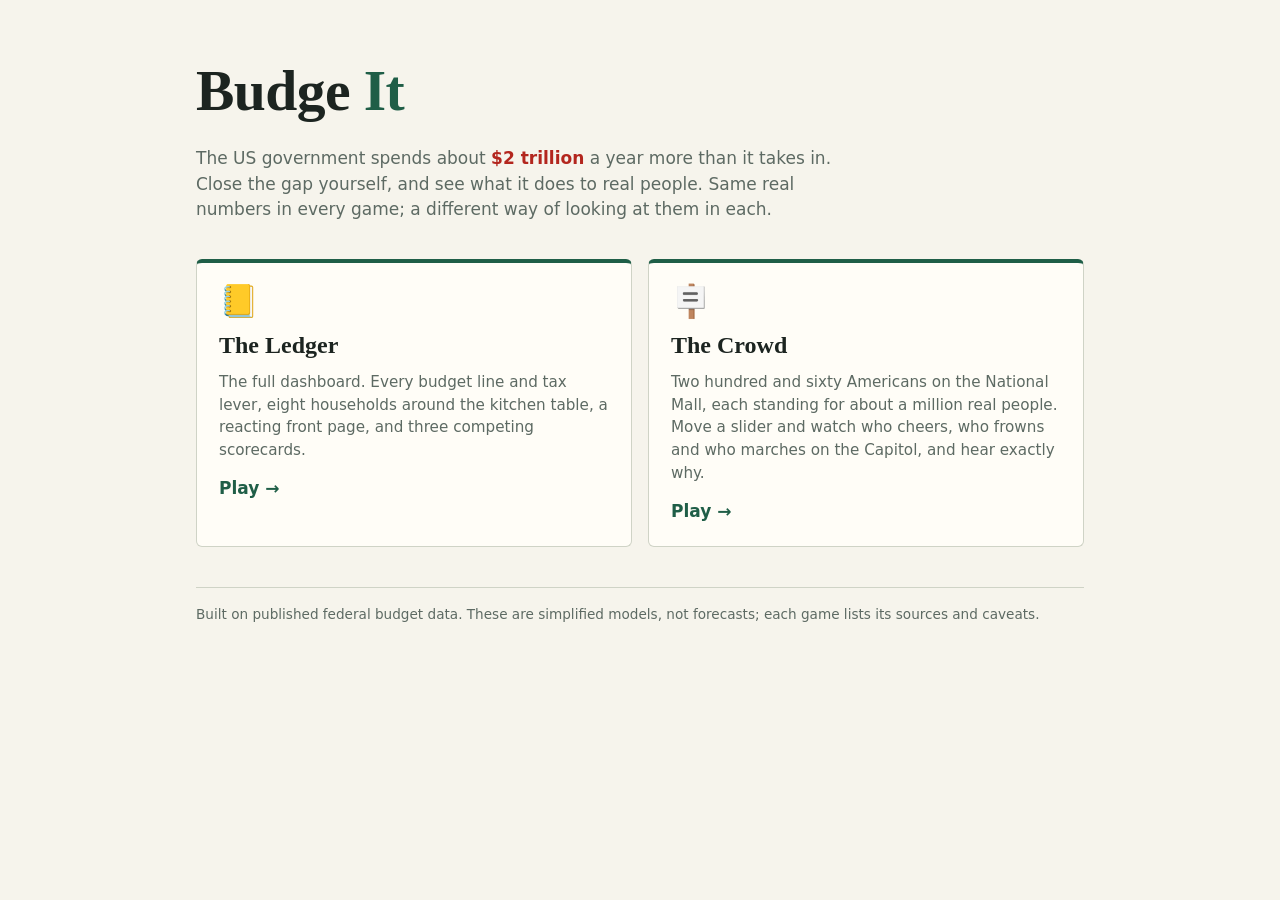
<file: index.html>
<!DOCTYPE html>
<html lang="en">
<head>
  <meta charset="utf-8">
  <meta name="viewport" content="width=device-width, initial-scale=1">
  <title>Budge It</title>
  <meta name="description" content="Browser games about balancing the US federal budget, built on real numbers.">
  <link rel="icon" href="icons/favicon.svg" type="image/svg+xml">
  <link rel="icon" href="icons/favicon-48.png" sizes="48x48" type="image/png">
  <link rel="apple-touch-icon" href="icons/apple-touch-icon.png">
  <link rel="manifest" href="manifest.webmanifest">
  <meta name="apple-mobile-web-app-title" content="Budge It">
  <meta name="theme-color" content="#1f5e47">
  <style>
    :root {
      --paper: #f6f4ec; --card: #fffdf7; --ink: #1c2420; --muted: #5d6a63;
      --rule: #cfd3c6; --green: #1f5e47; --red: #b3261e;
    }
    @media (prefers-color-scheme: dark) {
      :root {
        --paper: #121815; --card: #1a221e; --ink: #e9ece4; --muted: #9aa69f;
        --rule: #34403a; --green: #6fc7a3; --red: #f0766c;
      }
    }
    * { box-sizing: border-box; }
    body {
      margin: 0; background: var(--paper); color: var(--ink);
      font: 17px/1.5 "Segoe UI", system-ui, -apple-system, sans-serif;
    }
    main { max-width: 920px; margin: 0 auto; padding: 48px 16px 64px; }
    h1, h2 { font-family: "Bodoni MT", Didot, Georgia, serif; margin: 0; }
    h1 { font-size: clamp(2.4rem, 7vw, 3.6rem); letter-spacing: -0.01em; }
    h1 span { color: var(--green); }
    .lede { max-width: 60ch; color: var(--muted); margin: 12px 0 0; }
    .deficit { color: var(--red); font-weight: 600; white-space: nowrap; }
    .games {
      display: grid; gap: 16px; margin-top: 36px; padding: 0; list-style: none;
      grid-template-columns: repeat(auto-fit, minmax(260px, 1fr));
    }
    .games a {
      display: block; height: 100%; padding: 22px; border: 1px solid var(--rule);
      border-top: 4px solid var(--green); border-radius: 6px; background: var(--card);
      color: inherit; text-decoration: none;
    }
    .games a:hover, .games a:focus-visible { border-color: var(--green); outline: none; }
    .games .icon { font-size: 2rem; line-height: 1; }
    .games h2 { font-size: 1.5rem; margin-top: 10px; }
    .games p { margin: 8px 0 0; color: var(--muted); font-size: 0.95rem; }
    .games .go { display: inline-block; margin-top: 14px; color: var(--green); font-weight: 600; }
    footer { margin-top: 40px; color: var(--muted); font-size: 0.85rem; border-top: 1px solid var(--rule); padding-top: 16px; }
  </style>
</head>
<body>
  <main>
    <h1>Budge <span>It</span></h1>
    <p class="lede">
      The US government spends about <span class="deficit">$2 trillion</span> a year more than it
      takes in. Close the gap yourself, and see what it does to real people. Same real
      numbers in every game; a different way of looking at them in each.
    </p>

    <ul class="games">
      <li>
        <a href="games/ledger/index.html">
          <div class="icon" aria-hidden="true">📒</div>
          <h2>The Ledger</h2>
          <p>The full dashboard. Every budget line and tax lever, eight households around the
            kitchen table, a reacting front page, and three competing scorecards.</p>
          <span class="go">Play &rarr;</span>
        </a>
      </li>
      <li>
        <a href="games/crowd/index.html">
          <div class="icon" aria-hidden="true">🪧</div>
          <h2>The Crowd</h2>
          <p>Two hundred and sixty Americans on the National Mall, each standing for about a
            million real people. Move a slider and watch who cheers, who frowns and who
            marches on the Capitol, and hear exactly why.</p>
          <span class="go">Play &rarr;</span>
        </a>
      </li>
    </ul>

    <footer>
      Built on published federal budget data. These are simplified models, not forecasts;
      each game lists its sources and caveats.
    </footer>
  </main>
</body>
</html>
</file>
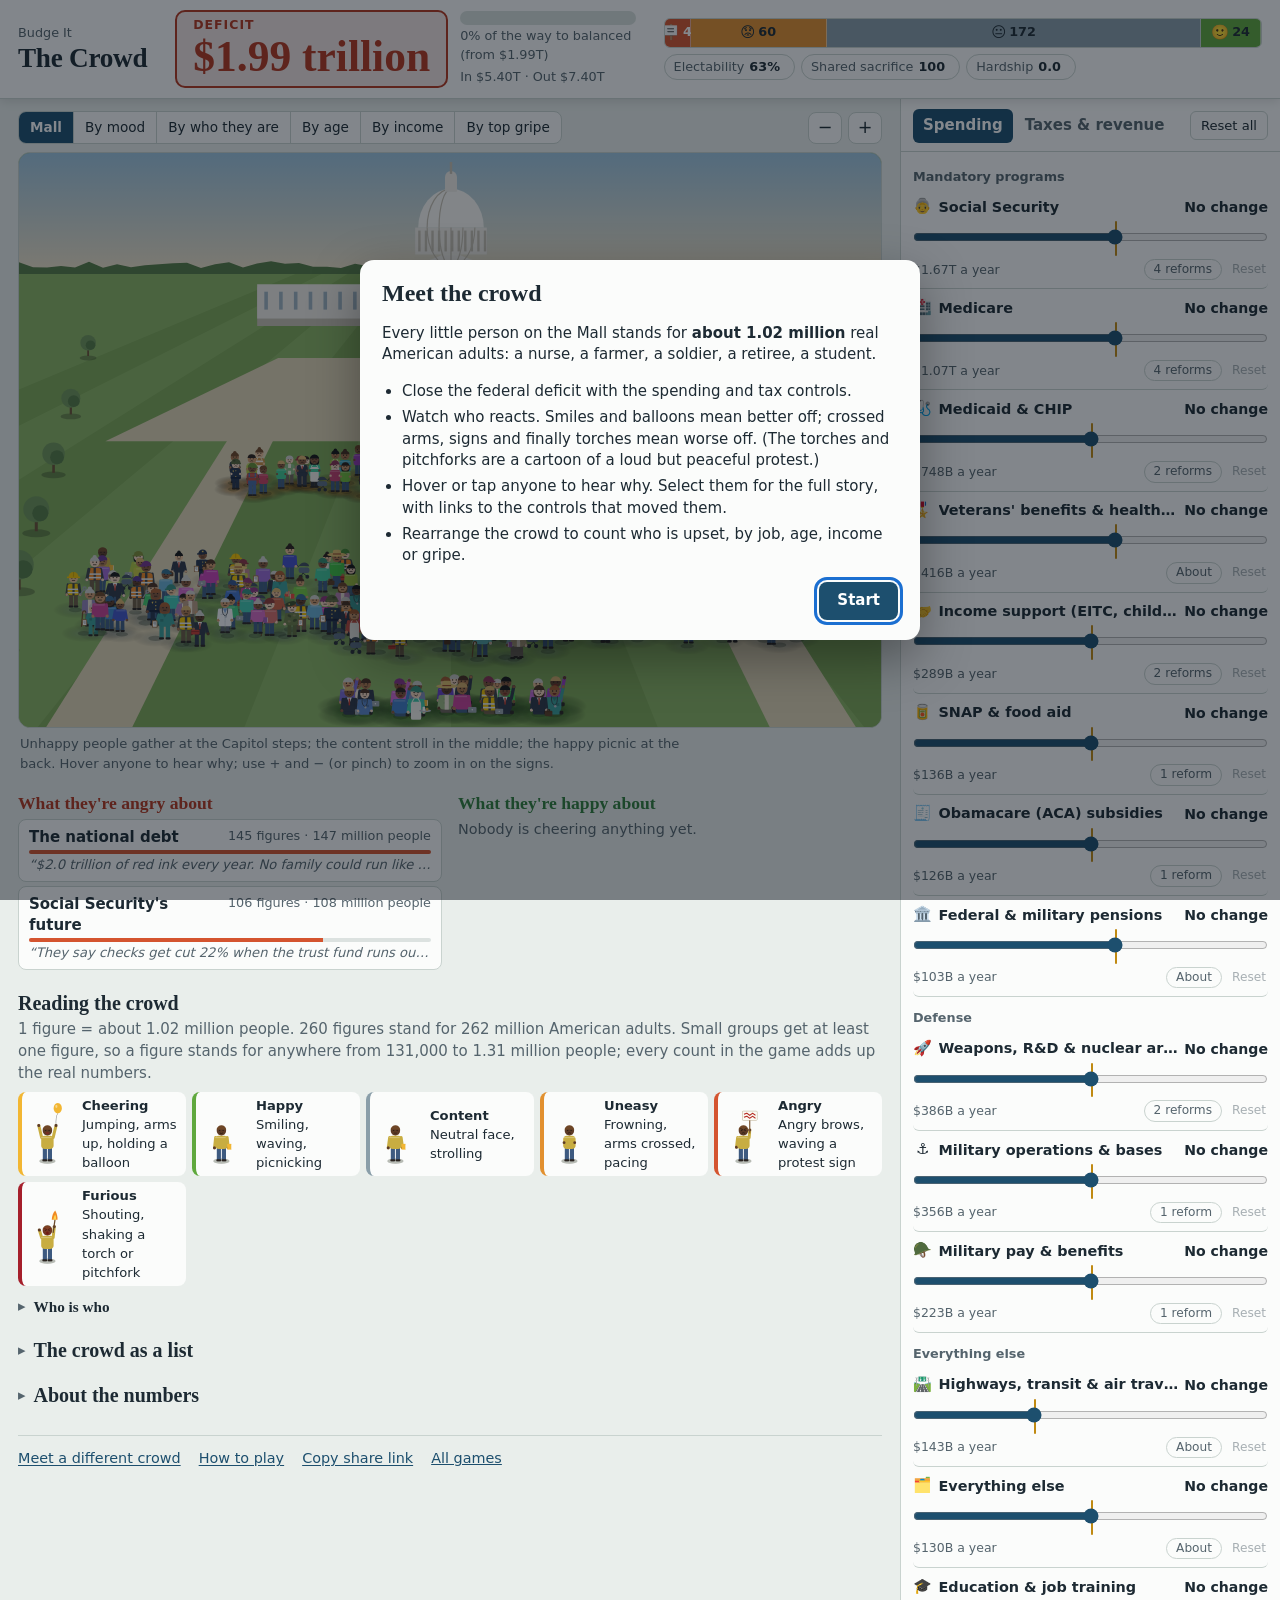
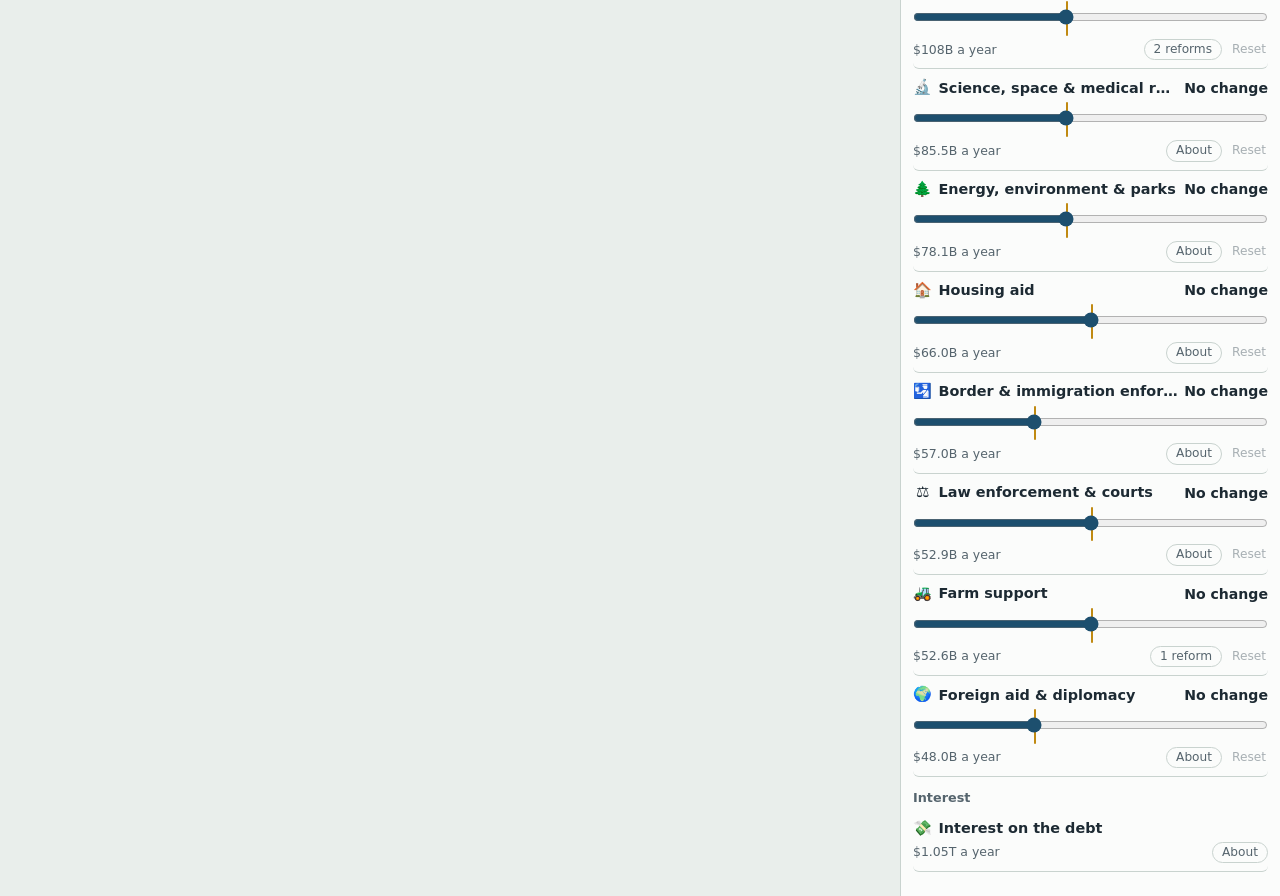
<file: games/crowd/index.html>
<!DOCTYPE html>
<html lang="en">
<head>
  <meta charset="utf-8">
  <meta name="viewport" content="width=device-width, initial-scale=1">
  <title>The Crowd - Budge It</title>
  <meta name="description" content="Balance the US federal budget and watch a crowd of Americans react on the National Mall.">
  <meta name="color-scheme" content="light dark">
  <link rel="icon" href="../../icons/favicon.svg" type="image/svg+xml">
  <link rel="icon" href="../../icons/favicon-48.png" sizes="48x48" type="image/png">
  <link rel="apple-touch-icon" href="../../icons/apple-touch-icon.png">
  <link rel="manifest" href="../../manifest.webmanifest">
  <meta name="apple-mobile-web-app-title" content="Budge It">
  <meta name="theme-color" content="#1f5e47">
  <link rel="stylesheet" href="style.css">
</head>
<body>
  <a class="skip" href="#crowdList">Skip to the crowd as a list</a>
  <div id="errorPanel" class="error-panel" role="alert" hidden></div>

  <div id="app" class="app" hidden>
    <header class="topbar">
      <div class="brand">
        <a class="home" href="../../index.html" aria-label="Budge It: all games">Budge It</a>
        <h1>The Crowd</h1>
      </div>

      <section class="score" aria-label="Budget">
        <div class="deficit">
          <span class="deficit-label" id="deficitLabel">Deficit</span>
          <span class="deficit-num" id="deficitNum" aria-live="polite">$0</span>
        </div>
        <div class="progress" role="progressbar" aria-labelledby="progressLabel" aria-valuemin="0" aria-valuemax="100" id="progress">
          <span class="progress-fill" id="progressFill"></span>
        </div>
        <p class="progress-label" id="progressLabel"></p>
        <p class="inout" id="inOut"></p>
      </section>

      <section class="mood" aria-label="How the crowd feels">
        <div class="moodbar" id="moodBar" role="group" aria-label="Figures per mood. Select a mood to highlight those figures."></div>
        <div class="lenses" id="lenses"></div>
      </section>
    </header>

    <div class="layout">
      <main class="main" id="main">
        <section class="stage" id="stage" aria-label="The crowd on the National Mall">
          <div class="stage-bar">
            <div class="seg" role="radiogroup" aria-label="Arrange the crowd" id="arrange"></div>
            <div class="stage-tools">
              <button type="button" class="tool" id="zoomOut" aria-label="Zoom out">&minus;</button>
              <button type="button" class="tool" id="zoomIn" aria-label="Zoom in">+</button>
              <button type="button" class="tool tool-text" id="clearHi" hidden>Show everyone</button>
            </div>
          </div>
          <div class="canvas-wrap" id="canvasWrap">
            <canvas id="crowd" role="img" aria-describedby="crowdCaption"></canvas>
            <p class="hilite-note" id="hiliteNote" hidden></p>
            <div class="win-banner" id="winBanner" hidden>
              <span>Balanced.</span>
              <button type="button" id="openReport">Read the crowd report</button>
            </div>
          </div>
          <p class="caption" id="crowdCaption"></p>
          <div class="sr-only" aria-live="polite" id="reactLive"></div>
        </section>

        <section class="boards" aria-label="Leaderboards">
          <div class="board">
            <h2>What they're angry about</h2>
            <ol class="board-list" id="grievances"></ol>
          </div>
          <div class="board">
            <h2>What they're happy about</h2>
            <ol class="board-list" id="cheers"></ol>
          </div>
        </section>

        <section class="legend" aria-labelledby="legendTitle">
          <h2 id="legendTitle">Reading the crowd</h2>
          <p id="legendScale"></p>
          <ul class="legend-poses" id="legendPoses"></ul>
        </section>

        <section class="listview" aria-labelledby="listTitle">
          <details id="crowdListWrap">
            <summary><h2 id="listTitle">The crowd as a list</h2></summary>
            <p class="muted">Every figure, grouped the way the crowd is arranged, with what is on their mind. Select anyone for their full story.</p>
            <div id="crowdList" tabindex="-1"></div>
          </details>
        </section>

        <section class="about" aria-labelledby="aboutTitle">
          <details>
            <summary><h2 id="aboutTitle">About the numbers</h2></summary>
            <div id="about"></div>
          </details>
        </section>

        <footer class="pagefoot">
          <button type="button" class="link-btn" id="newCrowd">Meet a different crowd</button>
          <button type="button" class="link-btn" id="showIntro">How to play</button>
          <button type="button" class="link-btn" id="share">Copy share link</button>
          <a href="../../index.html">All games</a>
        </footer>
      </main>

      <aside class="panel" id="panel" aria-label="Budget controls">
        <button type="button" class="sheet-handle" id="sheetHandle" aria-expanded="false" aria-controls="panelBody">
          <span class="sheet-grip" aria-hidden="true"></span>
          <span class="sheet-title">Change the budget</span>
          <span class="sheet-deficit" id="sheetDeficit"></span>
        </button>
        <div class="panel-body" id="panelBody">
          <div class="panel-head">
            <div class="tabs" role="tablist" aria-label="Controls">
              <button type="button" role="tab" id="tabSpend" aria-controls="spendPane" aria-selected="true">Spending</button>
              <button type="button" role="tab" id="tabRev" aria-controls="revPane" aria-selected="false">Taxes &amp; revenue</button>
            </div>
            <button type="button" class="reset-all" id="resetAll">Reset all</button>
          </div>
          <div class="pane" id="spendPane" role="tabpanel" aria-labelledby="tabSpend"></div>
          <div class="pane" id="revPane" role="tabpanel" aria-labelledby="tabRev" hidden></div>
        </div>
      </aside>
    </div>
  </div>

  <div class="card-layer" id="cardLayer" hidden>
    <div class="person-card" id="personCard" role="dialog" aria-modal="false" aria-labelledby="pcName" tabindex="-1"></div>
  </div>

  <dialog class="modal" id="introDialog" aria-labelledby="introTitle">
    <h2 id="introTitle">Meet the crowd</h2>
    <p>Every little person on the Mall stands for <strong id="introScale">a million</strong> real American adults: a nurse, a farmer, a soldier, a retiree, a student.</p>
    <ul>
      <li>Close the federal deficit with the spending and tax controls.</li>
      <li>Watch who reacts. Smiles and balloons mean better off; crossed arms, signs and finally torches mean worse off. (The torches and pitchforks are a cartoon of a loud but peaceful protest.)</li>
      <li>Hover or tap anyone to hear why. Select them for the full story, with links to the controls that moved them.</li>
      <li>Rearrange the crowd to count who is upset, by job, age, income or gripe.</li>
    </ul>
    <form method="dialog"><button class="primary" value="ok">Start</button></form>
  </dialog>

  <dialog class="modal report" id="reportDialog" aria-labelledby="reportTitle">
    <div id="reportBody"></div>
    <form method="dialog"><button class="primary" value="ok">Back to the Mall</button></form>
  </dialog>

  <div class="toast" id="toast" role="status" hidden></div>

  <script src="../../shared/data.js"></script>
  <script src="../../shared/model.js"></script>
  <script src="people.js"></script>
  <script src="crowd-model.js"></script>
  <script src="crowd.js"></script>
</body>
</html>
</file>
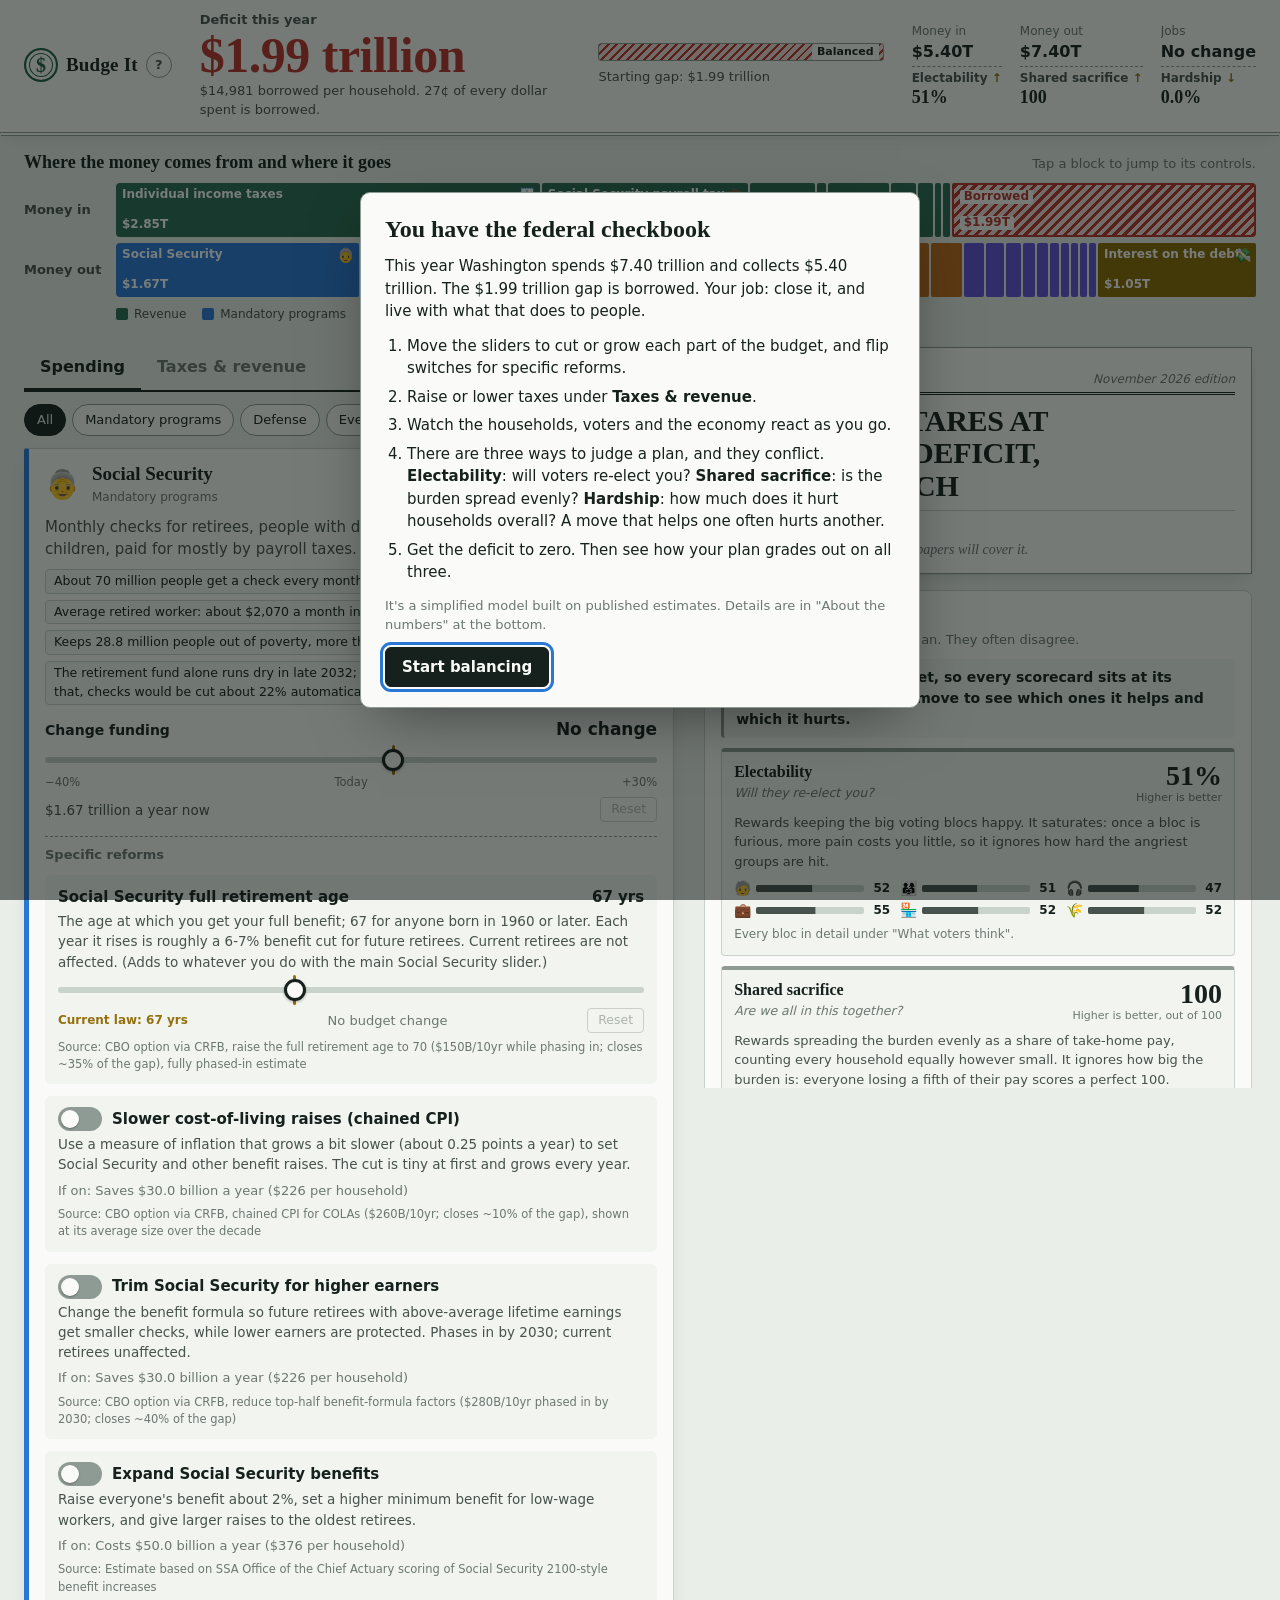
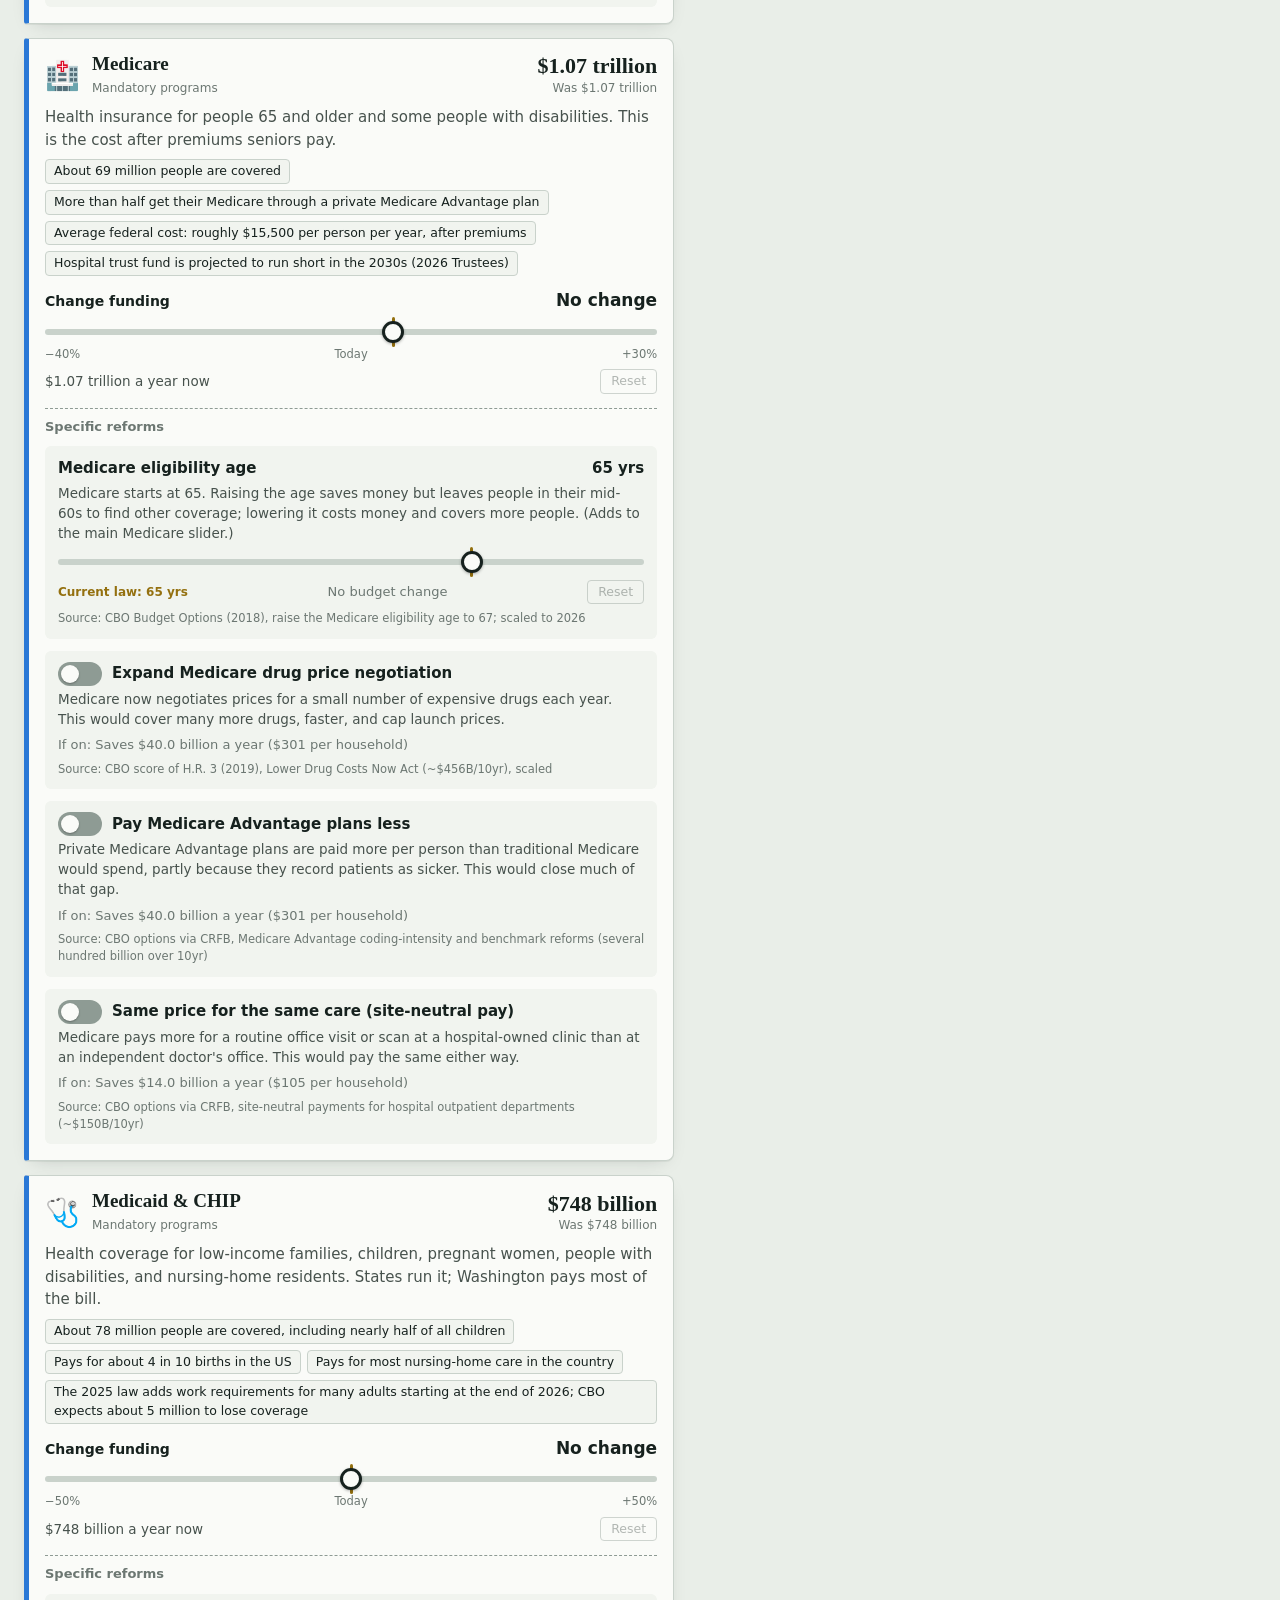
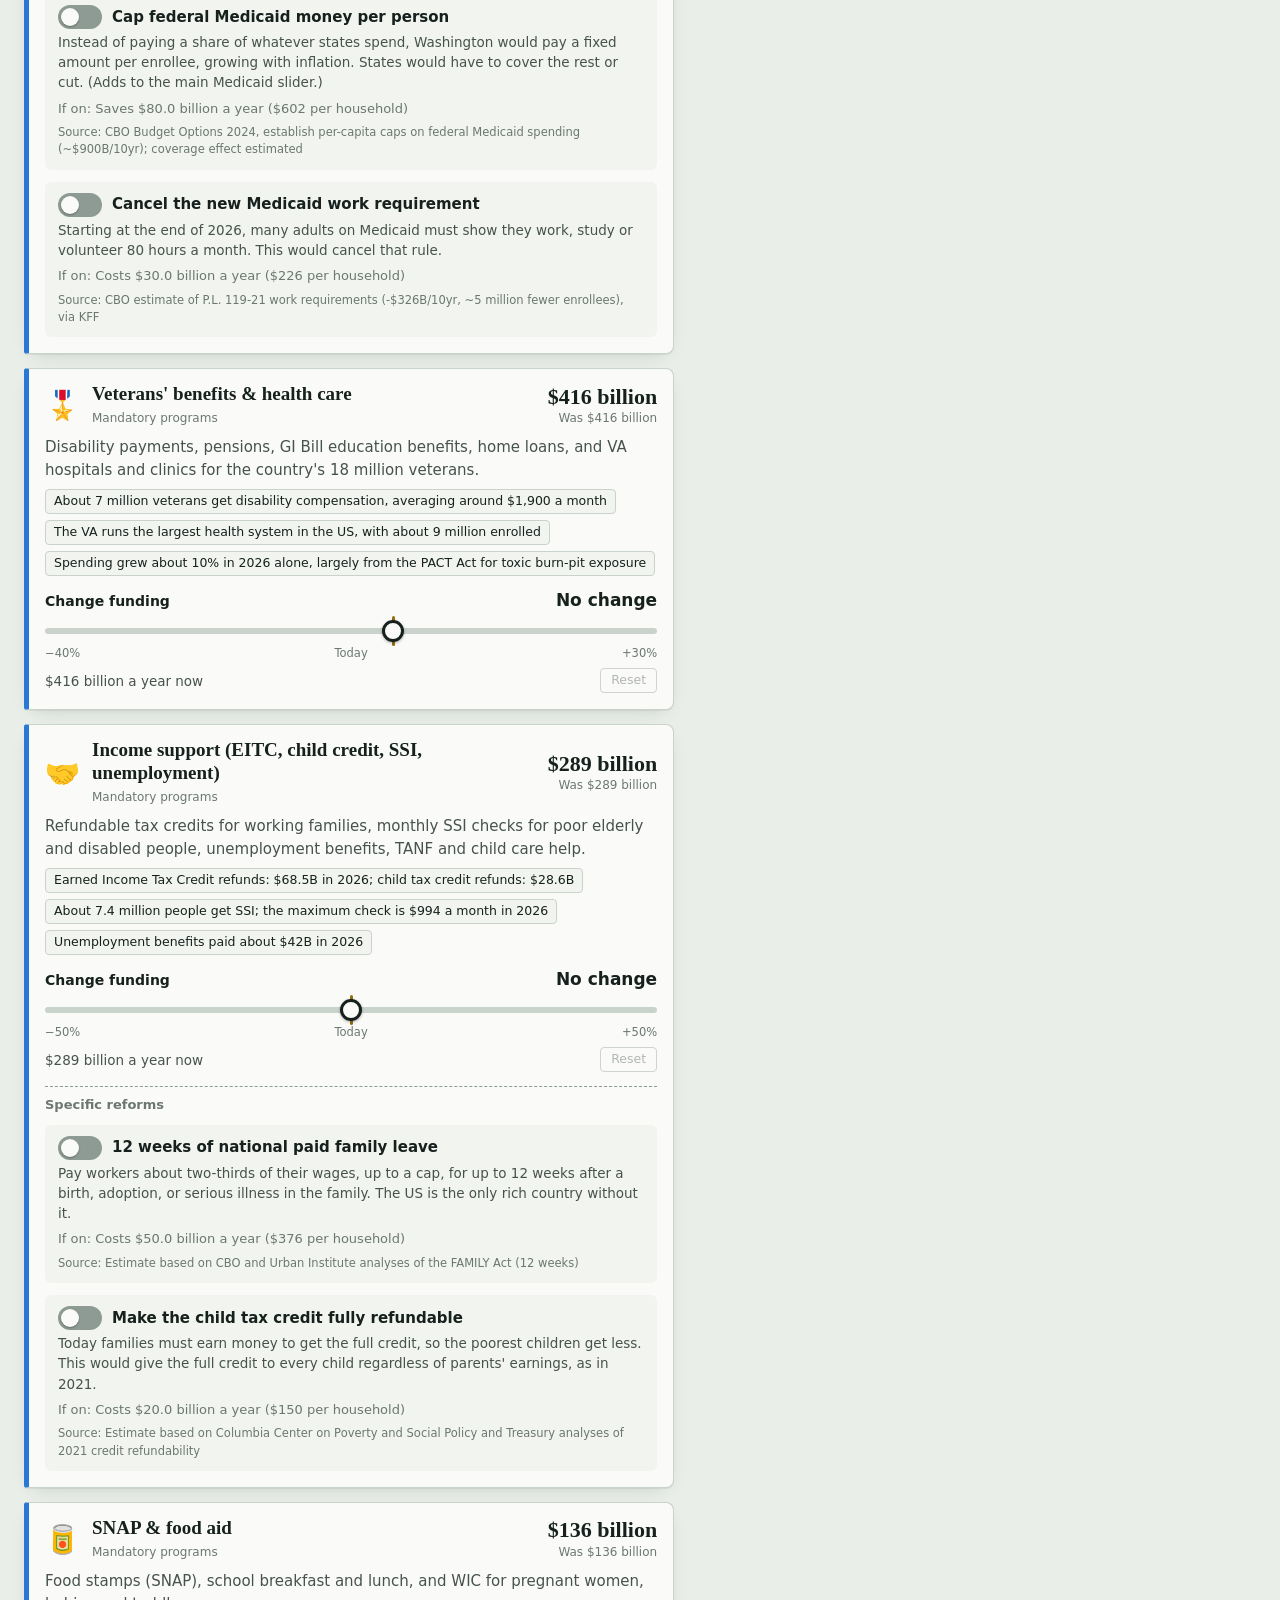
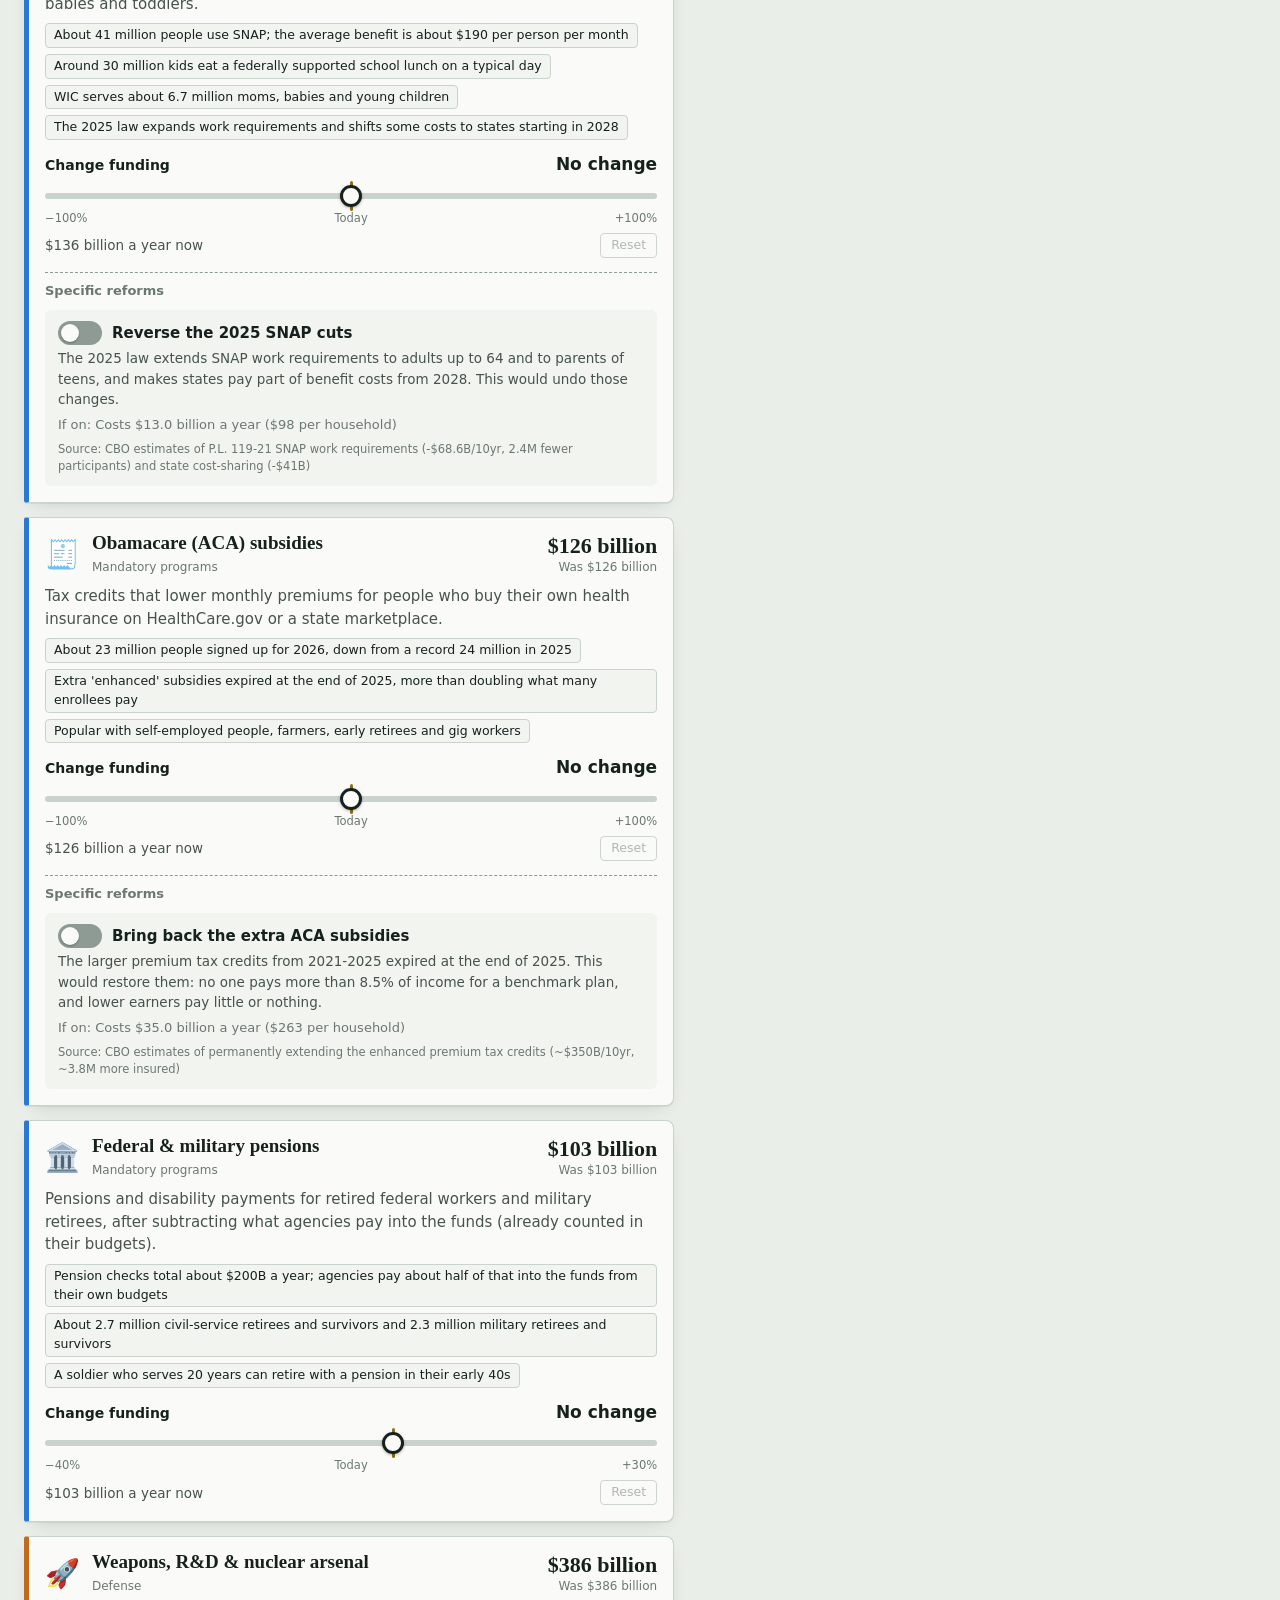
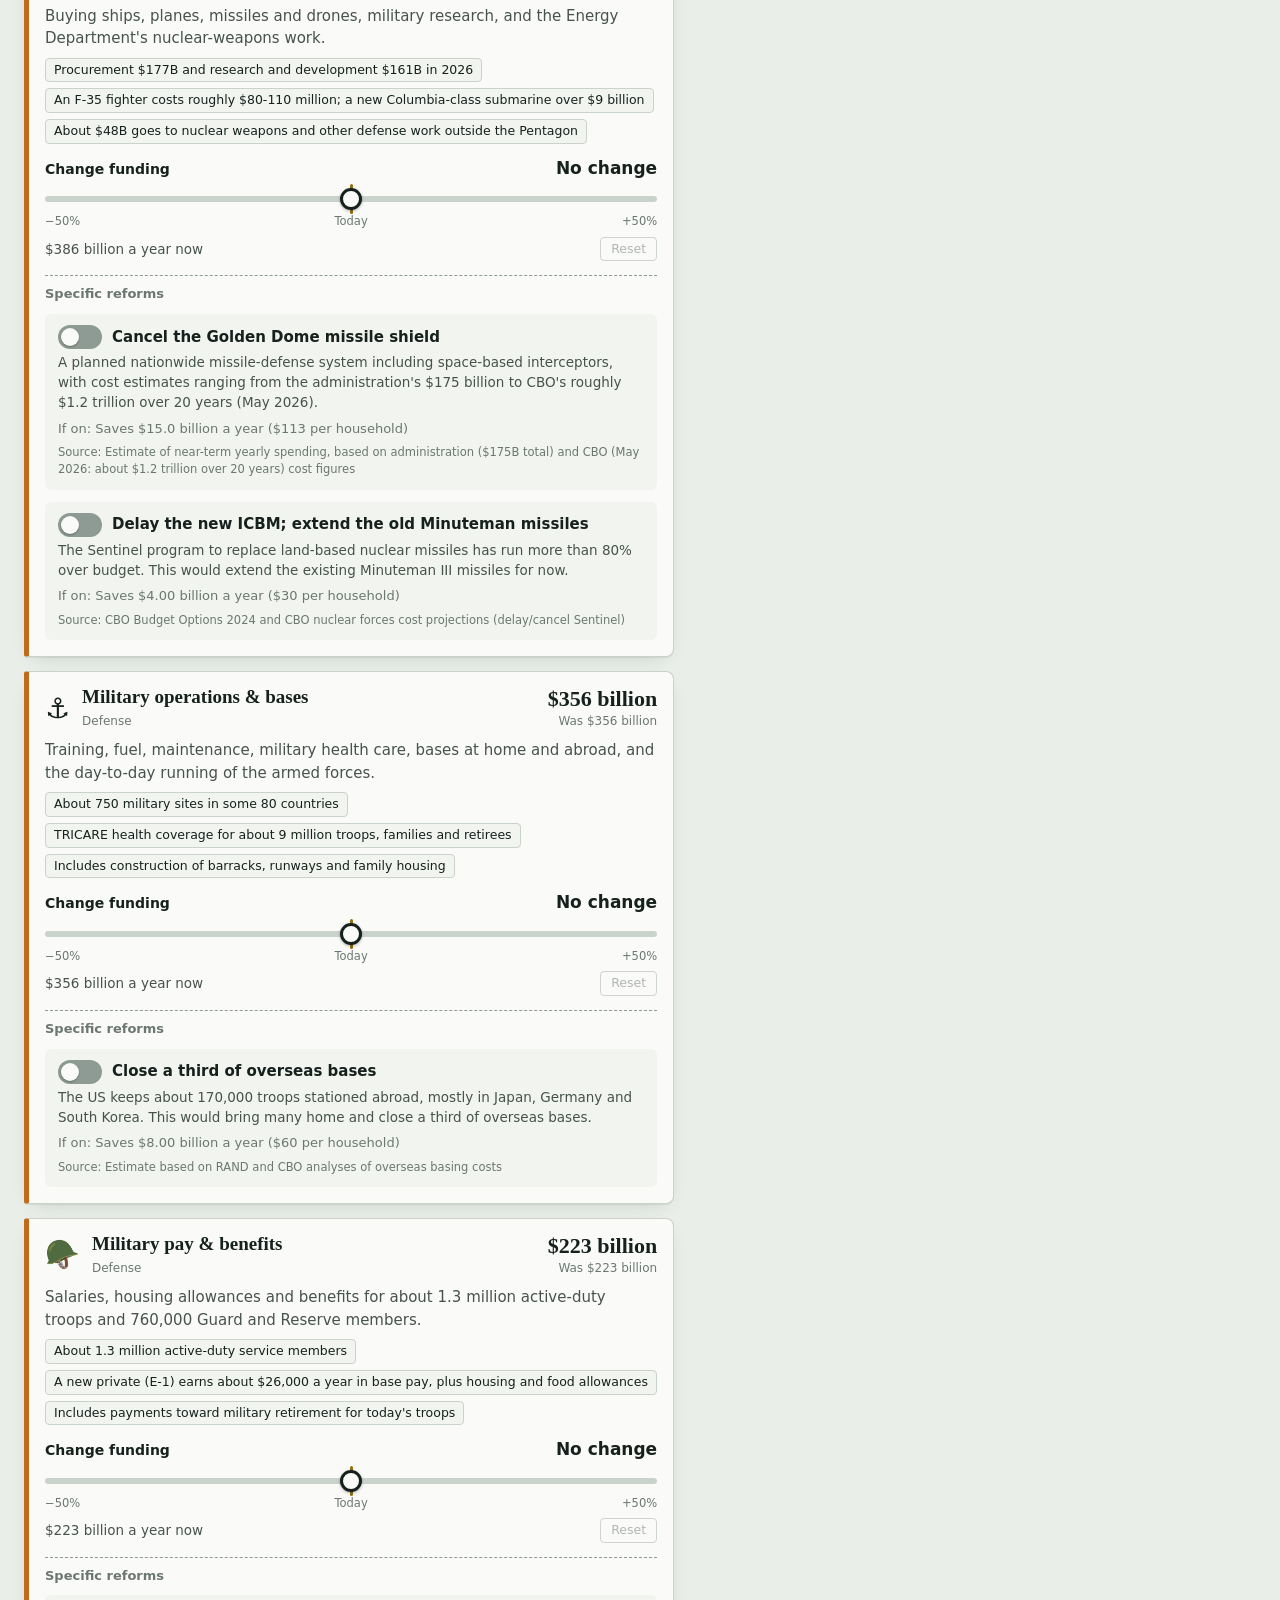
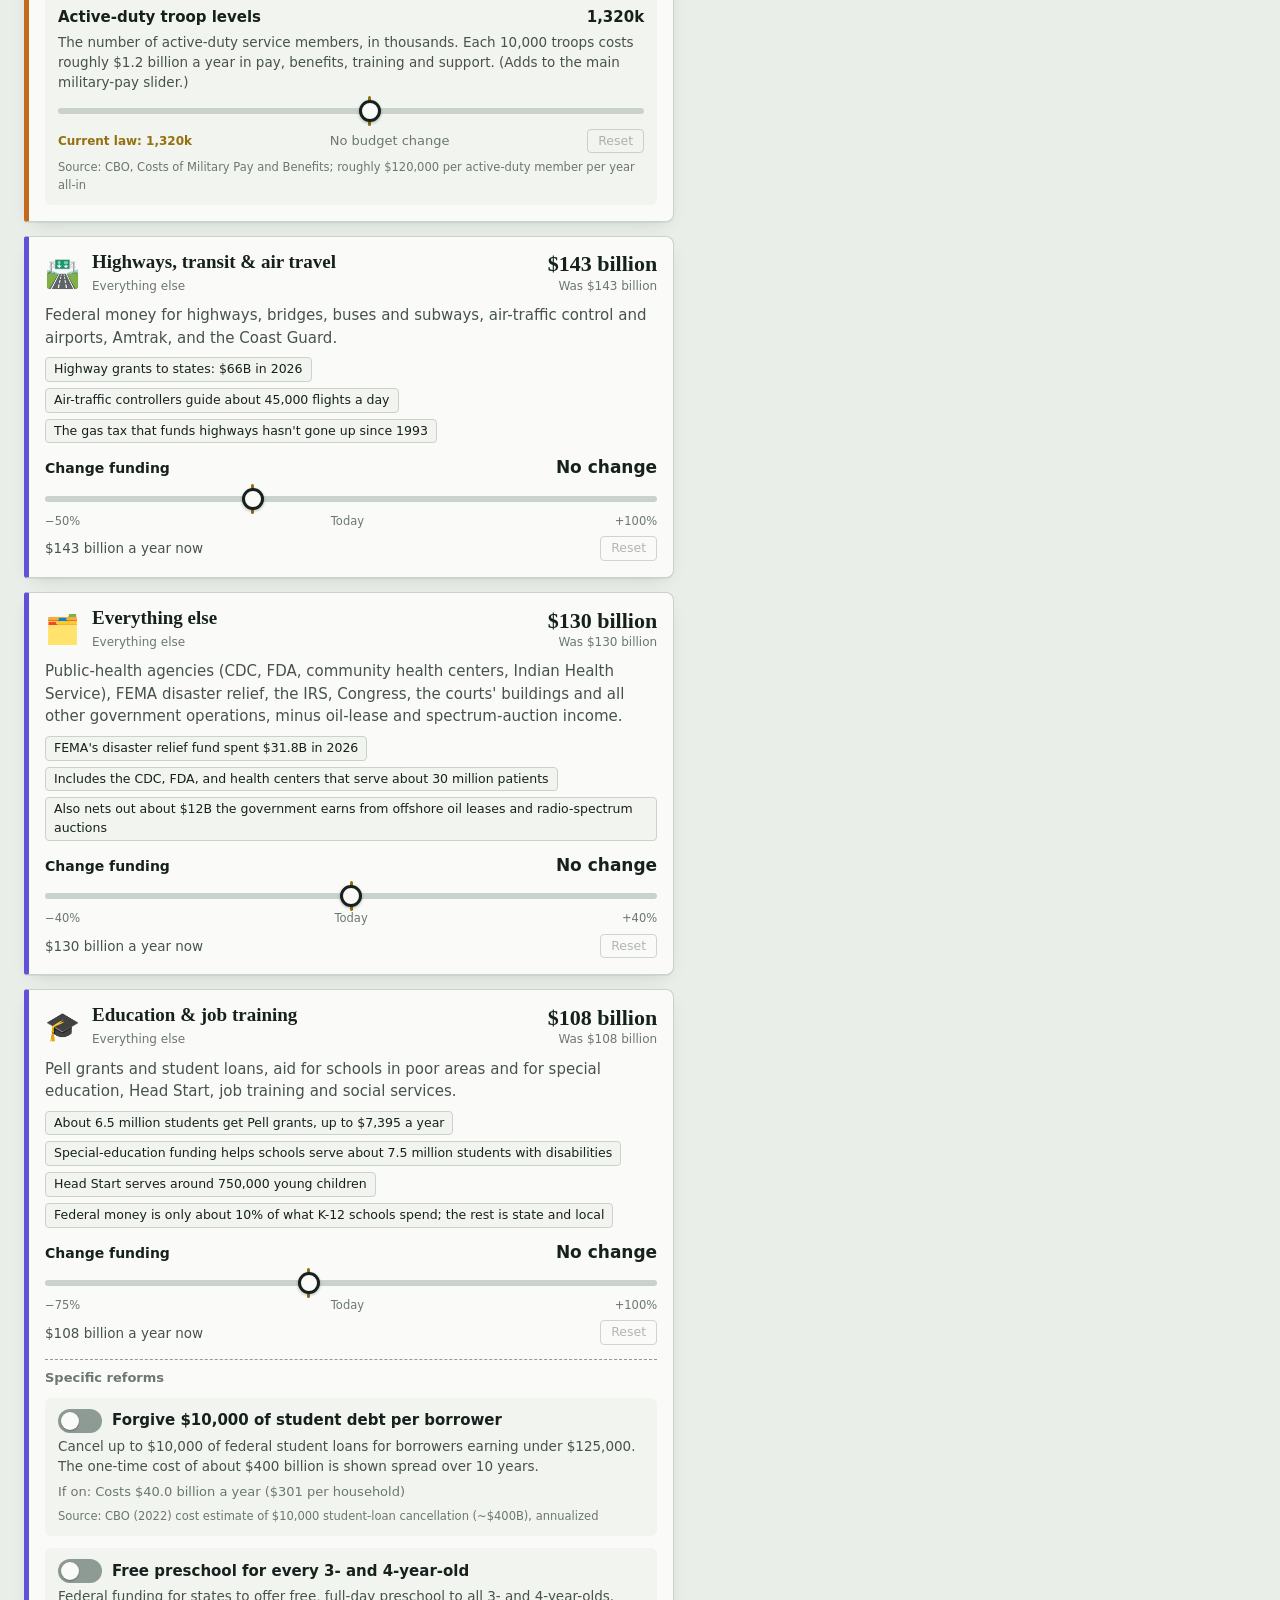
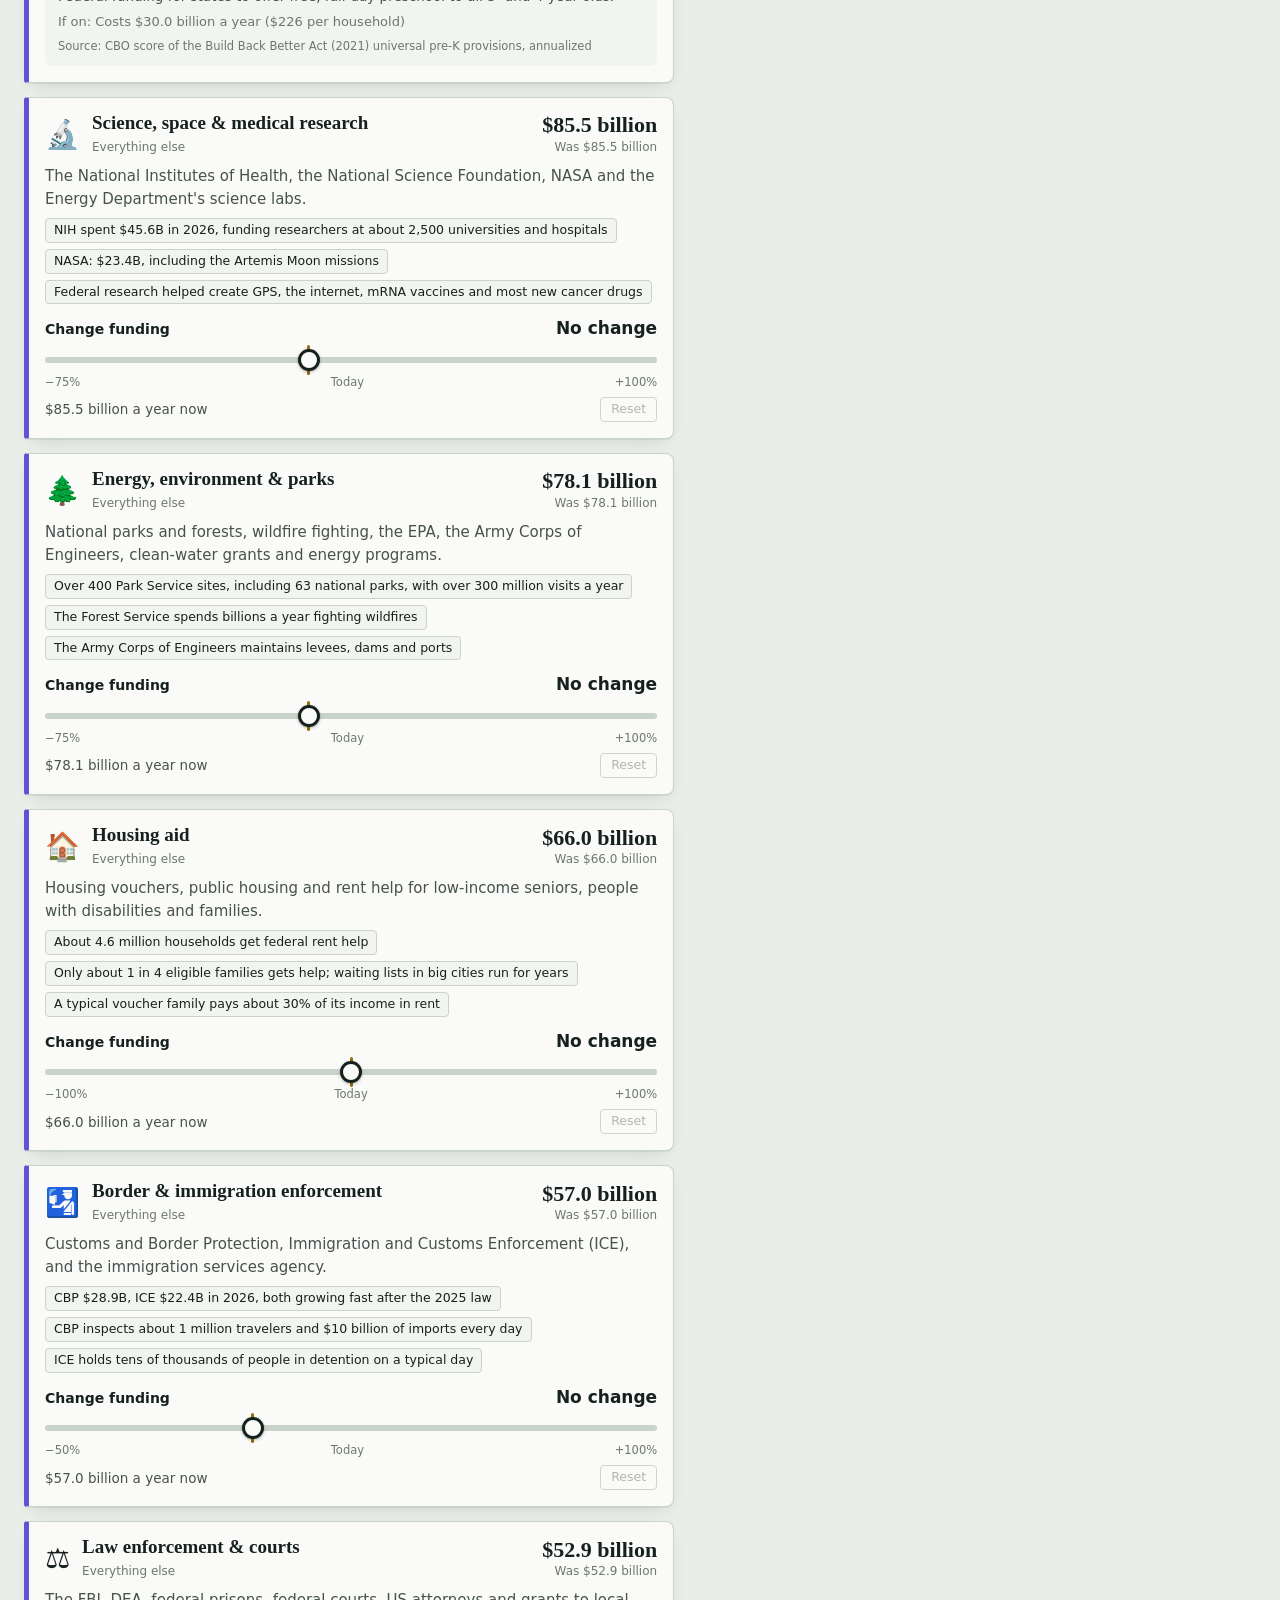
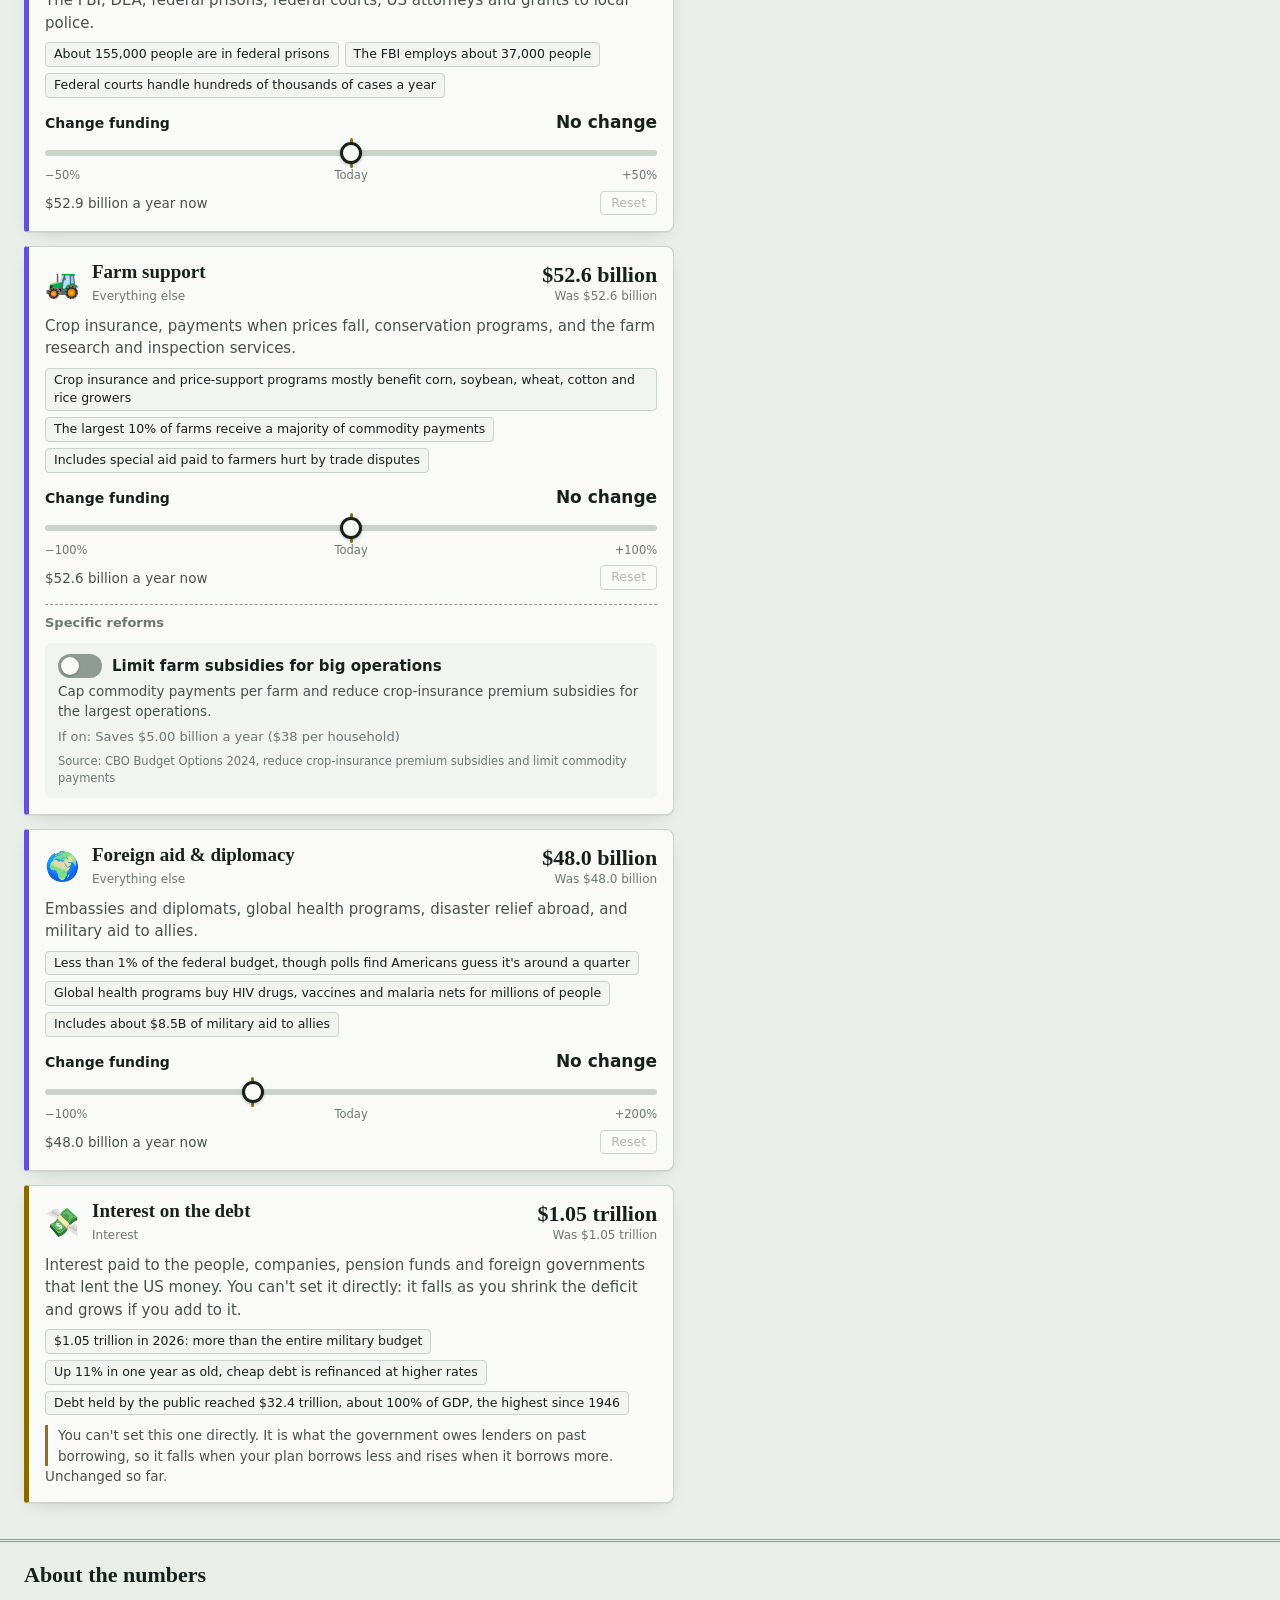
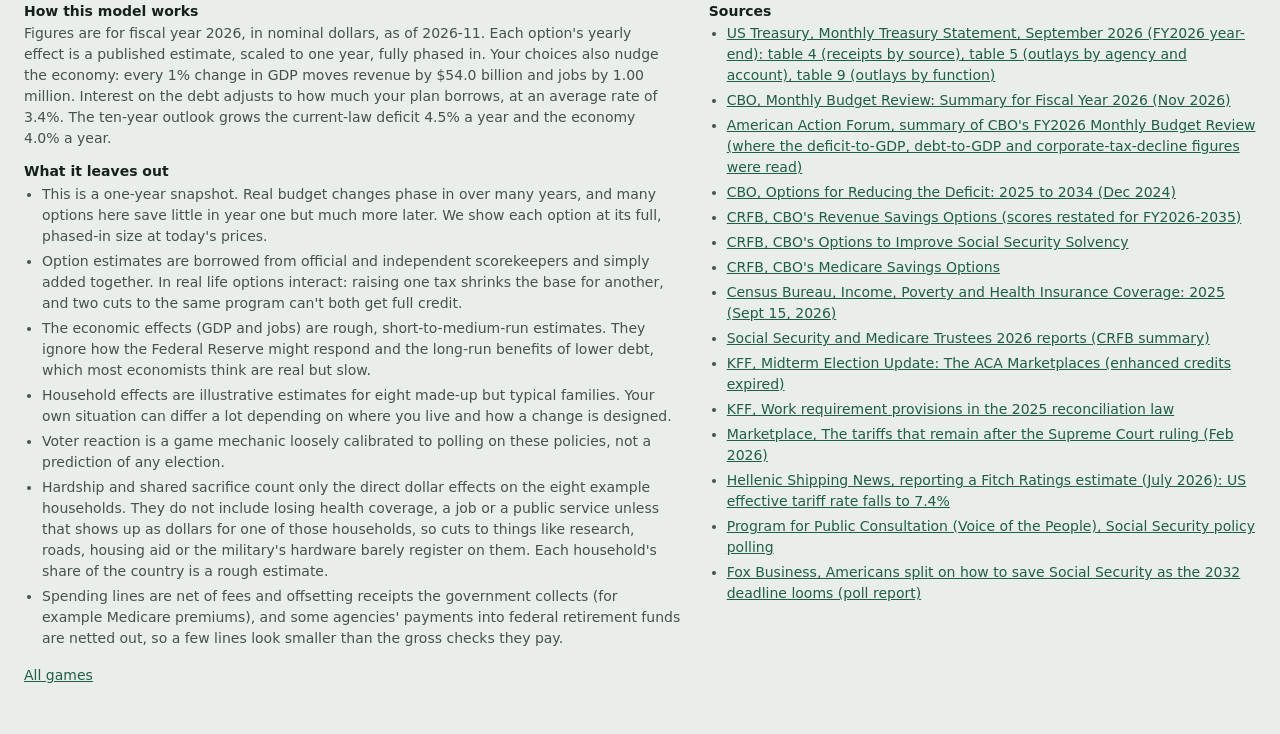
<file: games/ledger/index.html>
<!doctype html>
<html lang="en">
<head>
  <meta charset="utf-8">
  <meta name="viewport" content="width=device-width, initial-scale=1">
  <meta name="color-scheme" content="light dark">
  <meta name="description" content="Budge It: try to balance the US federal budget, and see who it touches.">
  <title>Budge It</title>
  <link rel="icon" href="../../icons/favicon.svg" type="image/svg+xml">
  <link rel="icon" href="../../icons/favicon-48.png" sizes="48x48" type="image/png">
  <link rel="apple-touch-icon" href="../../icons/apple-touch-icon.png">
  <link rel="manifest" href="../../manifest.webmanifest">
  <meta name="apple-mobile-web-app-title" content="Budge It">
  <meta name="theme-color" content="#1f5e47">
  <link rel="stylesheet" href="style.css">
</head>
<body>
  <a class="skip-link" href="#controls">Skip to the budget controls</a>
  <noscript><p class="noscript">Budge It needs JavaScript turned on to run the budget model.</p></noscript>

  <div id="app" class="app" hidden>
    <header class="scoreboard" id="scoreboard" aria-label="Scoreboard">
      <div class="sb-inner">
        <div class="sb-brand">
          <span class="sb-logo" aria-hidden="true">$</span>
          <a class="sb-title" href="../../index.html" aria-label="Budge It: all games">Budge It</a>
          <button type="button" class="sb-help" id="helpBtn" aria-label="How to play">?</button>
        </div>
        <div class="sb-hero">
          <span class="sb-hero-label" id="deficitLabel">Deficit this year</span>
          <output class="sb-hero-num" id="deficitValue" aria-live="polite">—</output>
          <span class="sb-hero-sub" id="deficitSub"></span>
        </div>
        <div class="sb-gauge">
          <div class="gauge" id="gauge" role="meter" aria-label="Progress toward a balanced budget" aria-valuemin="0" aria-valuemax="100" aria-valuenow="0">
            <div class="gauge-fill" id="gaugeFill"></div>
            <span class="gauge-goal" aria-hidden="true">Balanced</span>
          </div>
          <span class="gauge-text" id="gaugeText"></span>
        </div>
        <dl class="sb-stats">
          <div class="sb-stat"><dt>Money in</dt><dd id="statIn">—</dd></div>
          <div class="sb-stat"><dt>Money out</dt><dd id="statOut">—</dd></div>
          <div class="sb-stat"><dt>Jobs</dt><dd id="statJobs">—</dd></div>
          <div class="sb-stat sb-lens"><dt>Electability <span class="dir" title="Higher is better" aria-hidden="true">↑</span><span class="sr-only">(higher is better)</span></dt><dd id="statElect">—</dd></div>
          <div class="sb-stat sb-lens"><dt>Shared sacrifice <span class="dir" title="Higher is better" aria-hidden="true">↑</span><span class="sr-only">(higher is better)</span></dt><dd id="statFair">—</dd></div>
          <div class="sb-stat sb-lens"><dt>Hardship <span class="dir" title="Lower is better" aria-hidden="true">↓</span><span class="sr-only">(lower is better)</span></dt><dd id="statHard">—</dd></div>
        </dl>
      </div>
    </header>

    <section class="flow" id="flow" aria-labelledby="flowTitle">
      <div class="flow-head">
        <h2 id="flowTitle">Where the money comes from and where it goes</h2>
        <p class="flow-hint">Tap a block to jump to its controls.</p>
      </div>
      <div class="flow-row">
        <span class="flow-label">Money in</span>
        <div class="flow-bar" id="flowIn"></div>
      </div>
      <div class="flow-row">
        <span class="flow-label">Money out</span>
        <div class="flow-bar" id="flowOut"></div>
      </div>
      <ul class="flow-legend" id="flowLegend"></ul>
    </section>

    <main class="layout" id="layout" data-view="controls">
      <section class="col col-controls" id="controls" aria-label="Budget controls">
        <div class="tabs" role="tablist" aria-label="Budget side">
          <button type="button" role="tab" id="tabSpending" aria-controls="panelSpending" aria-selected="true">Spending</button>
          <button type="button" role="tab" id="tabRevenue" aria-controls="panelRevenue" aria-selected="false" tabindex="-1">Taxes &amp; revenue</button>
        </div>
        <div role="tabpanel" id="panelSpending" aria-labelledby="tabSpending">
          <div class="chips" id="groupChips" role="group" aria-label="Filter spending by type"></div>
          <div class="cards" id="spendingCards"></div>
        </div>
        <div role="tabpanel" id="panelRevenue" aria-labelledby="tabRevenue" hidden>
          <div class="cards" id="revenueCards"></div>
        </div>
      </section>

      <section class="col col-effects" id="effects" aria-label="Consequences">
        <article class="paper" id="frontPage" aria-labelledby="mastName">
          <div class="paper-mast">
            <span class="paper-name" id="mastName">The Daily Ledger</span>
            <span class="paper-date" id="mastDate"></span>
          </div>
          <h2 class="paper-headline" id="headline" aria-live="polite"></h2>
          <div class="paper-stories">
            <h3 class="paper-kicker">What just happened</h3>
            <ul id="storyList"></ul>
          </div>
        </article>

        <section class="panel panel-lenses" aria-labelledby="lensesTitle">
          <h2 class="panel-title" id="lensesTitle">Three ways to keep score</h2>
          <p class="panel-sub">Each is a fair way to judge a plan. They often disagree.</p>
          <div class="lens-move" id="lensMove" aria-live="polite"></div>
          <div class="lenses" id="lenses"></div>
        </section>

        <section class="panel" aria-labelledby="approvalTitle">
          <h2 class="panel-title" id="approvalTitle">What voters think</h2>
          <p class="panel-sub">The detail behind Electability.</p>
          <div class="approval-overall" id="approvalOverall"></div>
          <div class="blocs" id="blocs"></div>
        </section>

        <section class="panel" aria-labelledby="kitchenTitle">
          <h2 class="panel-title" id="kitchenTitle">Around the kitchen table</h2>
          <p class="panel-sub">How your plan changes each household's year, in dollars and as a share of take-home pay. The detail behind Shared sacrifice and Hardship.</p>
          <div class="personas" id="personas"></div>
        </section>

        <section class="panel" aria-labelledby="nationTitle">
          <h2 class="panel-title" id="nationTitle">The country</h2>
          <div class="metrics" id="metrics"></div>
        </section>

        <section class="panel" aria-labelledby="outlookTitle">
          <h2 class="panel-title" id="outlookTitle">Debt over the next ten years</h2>
          <p class="panel-sub">Debt held by the public, as a share of the economy.</p>
          <div class="chart" id="chart"></div>
        </section>

        <section class="panel" aria-labelledby="planTitle">
          <h2 class="panel-title" id="planTitle">Your plan</h2>
          <div class="plan-totals" id="planTotals"></div>
          <ol class="plan-list" id="planList"></ol>
          <div class="plan-actions">
            <button type="button" class="btn btn-primary" id="shareBtn">Copy share link</button>
            <button type="button" class="btn" id="resetAllBtn">Start over</button>
          </div>
          <div class="share-out" id="shareOut" hidden>
            <label for="shareUrl">Share link</label>
            <input type="text" id="shareUrl" readonly>
          </div>
        </section>

        <section class="panel" aria-labelledby="challengeTitle">
          <h2 class="panel-title" id="challengeTitle">Challenges</h2>
          <label class="challenge-pick" for="challengeSelect">Play with a rule</label>
          <select id="challengeSelect"></select>
          <div class="challenge-body" id="challengeBody"></div>
        </section>
      </section>
    </main>

    <footer class="about" id="about" aria-labelledby="aboutTitle">
      <h2 id="aboutTitle">About the numbers</h2>
      <div class="about-grid">
        <div>
          <h3>How this model works</h3>
          <p id="aboutModel"></p>
          <h3>What it leaves out</h3>
          <ul id="caveats"></ul>
        </div>
        <div>
          <h3>Sources</h3>
          <ul id="sources" class="sources"></ul>
        </div>
      </div>
      <p class="about-home"><a href="../../index.html">All games</a></p>
    </footer>

    <nav class="mobile-nav" aria-label="Switch view">
      <button type="button" id="viewControls" aria-pressed="true">Choices</button>
      <button type="button" id="viewEffects" aria-pressed="false">Consequences <span class="mobile-nav-badge" id="mobileBadge"></span></button>
    </nav>

    <dialog class="modal" id="introDialog" aria-labelledby="introTitle">
      <form method="dialog" class="modal-body">
        <h2 id="introTitle">You have the federal checkbook</h2>
        <p id="introLead"></p>
        <ol class="intro-steps">
          <li>Move the sliders to cut or grow each part of the budget, and flip switches for specific reforms.</li>
          <li>Raise or lower taxes under <strong>Taxes &amp; revenue</strong>.</li>
          <li>Watch the households, voters and the economy react as you go.</li>
          <li>There are three ways to judge a plan, and they conflict. <strong>Electability</strong>: will voters re-elect you? <strong>Shared sacrifice</strong>: is the burden spread evenly? <strong>Hardship</strong>: how much does it hurt households overall? A move that helps one often hurts another.</li>
          <li>Get the deficit to zero. Then see how your plan grades out on all three.</li>
        </ol>
        <p class="modal-note">It's a simplified model built on published estimates. Details are in "About the numbers" at the bottom.</p>
        <button class="btn btn-primary" value="ok">Start balancing</button>
      </form>
    </dialog>

    <dialog class="modal modal-win" id="winDialog" aria-labelledby="winTitle">
      <form method="dialog" class="modal-body">
        <p class="win-stamp" aria-hidden="true">Balanced</p>
        <h2 id="winTitle">You balanced the budget</h2>
        <p id="winLead"></p>
        <div class="report" id="report"></div>
        <div class="modal-actions">
          <button class="btn btn-primary" value="ok">Keep tinkering</button>
          <button type="button" class="btn" id="winShare">Copy share link</button>
        </div>
      </form>
    </dialog>
    <div class="confetti" id="confetti" aria-hidden="true"></div>
    <div class="toast" id="toast" role="status" aria-live="polite"></div>
  </div>

  <div id="errorPanel" class="error-panel" hidden></div>

  <script src="../../shared/data.js"></script>
  <script src="../../shared/model.js"></script>
  <script src="app.js"></script>
</body>
</html>
</file>
<file: games/crowd/style.css>
/* The Crowd. Cool marble-and-lawn civic palette; the canvas crowd is the hero. */
:root {
  --paper: #e9eeeb;
  --card: #fbfcfb;
  --ink: #1d2a33;
  --muted: #55646d;
  --rule: #c9d3cf;
  --accent: #1d4f6e;
  --accent-ink: #ffffff;
  --good: #2f7d3a;
  --bad: #b3361f;
  --tick: #c08a12;
  --m0: #f2b632; --m1: #5fa83d; --m2: #8a9ea9; --m3: #e2902f; --m4: #d4542f; --m5: #a51f2b;
  --focus: #1b6fd1;
  --display: Rockwell, "Rockwell Nova", "Roboto Slab", "Bitter", "Zilla Slab", Georgia, serif;
  --body: "Segoe UI", system-ui, -apple-system, "Helvetica Neue", Arial, sans-serif;
  --hand: "Segoe Print", "Bradley Hand", "Comic Sans MS", cursive;
  --panel-w: 380px;
  color-scheme: light;
}
@media (prefers-color-scheme: dark) {
  :root {
    --paper: #0f1722;
    --card: #172231;
    --ink: #e7ecef;
    --muted: #9fb0ba;
    --rule: #2b3a4c;
    --accent: #7cc0e6;
    --accent-ink: #0d1824;
    --good: #7fd18a;
    --bad: #ff8a72;
    --tick: #f2c14e;
    --m0: #f4bf3f; --m1: #76bd52; --m2: #8ea4b3; --m3: #eba24a; --m4: #ec6a43; --m5: #d8363f;
    --focus: #8fc8ff;
    color-scheme: dark;
  }
}

* { box-sizing: border-box; }
[hidden] { display: none !important; }
html { -webkit-text-size-adjust: 100%; scroll-padding-top: calc(var(--topbar-h, 0px) + 56px); }
body {
  margin: 0;
  background: var(--paper);
  color: var(--ink);
  font: 15px/1.45 var(--body);
  overflow-x: hidden;
}
h1, h2, h3, h4 { font-family: var(--display); font-weight: 700; line-height: 1.15; margin: 0; }
h2 { font-size: 1.25rem; }
h3 { font-size: 1rem; }
a { color: var(--accent); }
button { font: inherit; color: inherit; }
:focus-visible { outline: 3px solid var(--focus); outline-offset: 2px; }
.muted { color: var(--muted); }
.sr-only { position: absolute; width: 1px; height: 1px; overflow: hidden; clip: rect(0 0 0 0); white-space: nowrap; }
.skip { position: absolute; left: -9999px; top: 0; background: var(--card); padding: 8px 12px; z-index: 100; }
.skip:focus { left: 8px; top: 8px; }
[data-tone="good"] { color: var(--good); }
[data-tone="bad"] { color: var(--bad); }

.error-panel { max-width: 640px; margin: 48px auto; padding: 24px; background: var(--card); border: 2px solid var(--bad); border-radius: 10px; }
.error-panel h1 { font-size: 1.5rem; margin-bottom: 8px; }

/* ---------------------------------------------------------------- top bar */

.topbar {
  display: grid;
  grid-template-columns: auto minmax(220px, 1fr) minmax(280px, 1.3fr);
  gap: 10px 28px;
  align-items: center;
  padding: 10px 18px;
  background: var(--card);
  border-bottom: 1px solid var(--rule);
  /* always on screen: the deficit is the point of the game */
  position: sticky; top: 0; z-index: 45;
  box-shadow: 0 2px 10px rgba(0, 0, 0, 0.12);
}
.brand { display: flex; flex-direction: column; }
.home { font-size: 0.8rem; color: var(--muted); text-decoration: none; }
.home:hover { color: var(--accent); }
.brand h1 { font-size: 1.7rem; letter-spacing: -0.01em; }

.score { display: grid; grid-template-columns: auto 1fr; gap: 2px 12px; align-items: baseline; }
.deficit {
  display: flex; flex-direction: column; grid-row: span 3; align-self: center;
  padding: 4px 16px 6px; border-radius: 10px; border: 2px solid var(--bad);
  background: color-mix(in srgb, var(--bad) 12%, var(--card));
  transition: background 0.3s, border-color 0.3s;
}
.deficit[data-state="good"] { border-color: var(--good); background: color-mix(in srgb, var(--good) 14%, var(--card)); }
.deficit-label { font-size: 0.78rem; font-weight: 700; letter-spacing: 0.08em; text-transform: uppercase; color: var(--bad); }
.deficit[data-state="good"] .deficit-label { color: var(--good); }
.deficit-num { font-family: var(--display); font-size: clamp(2rem, 3.4vw, 2.9rem); line-height: 1.05; font-weight: 700; white-space: nowrap; font-variant-numeric: tabular-nums; }
.progress { height: 14px; border-radius: 7px; background: color-mix(in srgb, var(--rule) 70%, transparent); overflow: hidden; align-self: end; }
.progress-fill { display: block; height: 100%; width: 0; background: var(--good); transition: width 0.3s; }
.progress-label, .inout { margin: 0; font-size: 0.8rem; color: var(--muted); }

.mood { display: flex; flex-direction: column; gap: 6px; min-width: 0; }
.moodbar { display: flex; height: 30px; border-radius: 6px; overflow: hidden; border: 1px solid var(--rule); }
.mseg {
  flex: 1 1 0; min-width: 26px; border: 0; padding: 0 4px; cursor: pointer;
  display: flex; align-items: center; justify-content: center; gap: 3px;
  font-size: 0.8rem; font-weight: 700; color: #1d2a33; transition: flex-grow 0.35s;
  border-right: 1px solid rgba(255, 255, 255, 0.5);
}
.mseg[data-level="0"] { background: var(--m0); }
.mseg[data-level="1"] { background: var(--m1); }
.mseg[data-level="2"] { background: var(--m2); }
.mseg[data-level="3"] { background: var(--m3); }
.mseg[data-level="4"] { background: var(--m4); color: #fff; }
.mseg[data-level="5"] { background: var(--m5); color: #fff; }
.mseg[aria-pressed="true"] { box-shadow: inset 0 0 0 3px var(--ink); }
.mglyph { font-size: 0.9rem; }
.lenses { display: flex; gap: 6px; flex-wrap: wrap; }
.lens {
  position: relative; display: inline-flex; align-items: baseline; gap: 5px;
  padding: 3px 9px; border: 1px solid var(--rule); border-radius: 999px; background: transparent; cursor: help;
  font-size: 0.8rem;
}
.lens-name { color: var(--muted); }
.lens-val { font-weight: 700; font-variant-numeric: tabular-nums; }
.lens-was { color: var(--muted); font-size: 0.72rem; }
.lens-tip {
  display: none; position: absolute; z-index: 30; top: calc(100% + 6px); right: 0; width: 240px;
  padding: 8px 10px; background: var(--ink); color: var(--paper); border-radius: 6px; font-size: 0.8rem; line-height: 1.35; text-align: left;
}
.lens:hover .lens-tip, .lens:focus-visible .lens-tip, .lens[aria-expanded="true"] .lens-tip { display: block; }

/* ---------------------------------------------------------------- layout */

.layout { display: grid; grid-template-columns: minmax(0, 1fr) var(--panel-w); align-items: start; }
.main { min-width: 0; padding: 12px 18px 40px; }

.stage { position: relative; }
.stage-bar { display: flex; flex-wrap: wrap; gap: 8px; justify-content: space-between; align-items: center; margin-bottom: 8px; }
.seg { display: inline-flex; flex-wrap: wrap; border: 1px solid var(--rule); border-radius: 8px; overflow: hidden; background: var(--card); }
.seg button {
  border: 0; background: transparent; padding: 6px 11px; cursor: pointer; font-size: 0.85rem;
  border-right: 1px solid var(--rule);
}
.seg button:last-child { border-right: 0; }
.seg button[aria-checked="true"] { background: var(--accent); color: var(--accent-ink); font-weight: 600; }
.stage-tools { display: flex; gap: 6px; }
.tool {
  min-width: 34px; height: 32px; border: 1px solid var(--rule); border-radius: 8px; background: var(--card);
  cursor: pointer; font-size: 1.1rem; line-height: 1;
}
.tool-text { font-size: 0.85rem; padding: 0 10px; }
.canvas-wrap {
  position: relative; height: clamp(340px, 64vh, 700px); border-radius: 12px; overflow: hidden;
  border: 1px solid var(--rule); background: #8cb563;
}
@media (prefers-color-scheme: dark) { .canvas-wrap { background: #2a4630; } }
canvas#crowd { display: block; width: 100%; height: 100%; touch-action: pan-y; }
.hilite-note {
  position: absolute; left: 10px; bottom: 10px; margin: 0; padding: 4px 10px; border-radius: 6px;
  background: var(--ink); color: var(--paper); font-size: 0.8rem; pointer-events: none; max-width: calc(100% - 20px);
}
.win-banner {
  position: absolute; right: 10px; top: 10px; display: flex; align-items: center; gap: 10px;
  padding: 6px 8px 6px 14px; border-radius: 999px; background: var(--card); border: 2px solid var(--m0);
  font-family: var(--display); font-weight: 700;
}
.win-banner button { border: 0; border-radius: 999px; padding: 4px 12px; background: var(--accent); color: var(--accent-ink); cursor: pointer; font-family: var(--body); font-weight: 600; font-size: 0.85rem; }
.caption { margin: 6px 2px 0; font-size: 0.82rem; color: var(--muted); max-width: 80ch; }

/* ---------------------------------------------------------------- leaderboards */

.boards { display: grid; grid-template-columns: 1fr 1fr; gap: 16px; margin-top: 20px; }
.board h2 { font-size: 1.1rem; margin-bottom: 6px; }
.board:first-child h2 { color: var(--bad); }
.board:last-child h2 { color: var(--good); }
.board-list { list-style: none; margin: 0; padding: 0; display: grid; gap: 4px; }
.board-list .empty { color: var(--muted); font-size: 0.9rem; }
.brow {
  width: 100%; text-align: left; display: grid; grid-template-columns: 1fr auto; gap: 1px 10px;
  padding: 7px 10px; border: 1px solid var(--rule); border-radius: 8px; background: var(--card); cursor: pointer;
}
.brow:hover { border-color: var(--accent); }
.brow[aria-pressed="true"] { border-color: var(--ink); box-shadow: inset 0 0 0 1px var(--ink); }
.btopic { font-weight: 600; }
.bcount { font-size: 0.8rem; color: var(--muted); font-variant-numeric: tabular-nums; }
.bbar { grid-column: 1 / -1; height: 4px; background: color-mix(in srgb, var(--rule) 60%, transparent); border-radius: 2px; overflow: hidden; }
.bbar span { display: block; height: 100%; }
.board:first-child .bbar span { background: var(--m4); }
.board:last-child .bbar span { background: var(--m1); }
.bquote { grid-column: 1 / -1; font-size: 0.82rem; color: var(--muted); font-style: italic; overflow: hidden; text-overflow: ellipsis; white-space: nowrap; }

/* ---------------------------------------------------------------- legend, list, about */

.legend, .listview, .about { margin-top: 22px; }
.legend > p { margin: 4px 0 8px; color: var(--muted); }
.legend h3 { margin: 12px 0 6px; font-size: 0.95rem; }
.legend-poses, .legend-who { list-style: none; margin: 0; padding: 0; display: grid; gap: 6px; }
.legend-poses { grid-template-columns: repeat(auto-fill, minmax(150px, 1fr)); }
.legend-who { grid-template-columns: repeat(auto-fill, minmax(96px, 1fr)); }
.legend-poses li, .legend-who li { display: flex; align-items: center; gap: 8px; font-size: 0.82rem; padding: 4px 8px; background: var(--card); border-radius: 8px; border-left: 4px solid var(--m2); }
.legend-who li { flex-direction: column; text-align: center; border-left: 0; gap: 0; padding: 6px 4px; }
.legend-poses li[data-level="0"] { border-color: var(--m0); }
.legend-poses li[data-level="1"] { border-color: var(--m1); }
.legend-poses li[data-level="3"] { border-color: var(--m3); }
.legend-poses li[data-level="4"] { border-color: var(--m4); }
.legend-poses li[data-level="5"] { border-color: var(--m5); }
.legend-fig { width: 44px; height: 68px; flex: none; }
.legend-who .legend-fig { width: 48px; height: 68px; }
.who-wrap { margin-top: 10px; }
.who-wrap summary h3 { display: inline; margin: 0; }
.who-wrap .legend-who { margin-top: 6px; }

details > summary { cursor: pointer; list-style: none; display: flex; align-items: center; gap: 8px; }
details > summary::-webkit-details-marker { display: none; }
details > summary::before { content: "▸"; color: var(--muted); transition: transform 0.15s; }
details[open] > summary::before { transform: rotate(90deg); }
details > summary h2 { display: inline; }
.lgroup { margin-top: 14px; }
.lgroup h3 { font-size: 0.95rem; }
.lgroup p { margin: 2px 0 4px; font-size: 0.85rem; }
.lgroup ul { list-style: none; margin: 4px 0 0; padding: 0; display: grid; gap: 2px; }
.lperson {
  width: 100%; text-align: left; display: grid; grid-template-columns: 7.5em 1fr; gap: 0 10px;
  padding: 5px 8px; background: var(--card); border: 1px solid transparent; border-radius: 6px; cursor: pointer; font-size: 0.85rem;
}
.lperson:hover { border-color: var(--rule); }
.lmood { grid-row: span 2; font-weight: 600; }
.lwhy { color: var(--muted); }
.lmood[data-level="4"], .lmood[data-level="5"] { color: var(--bad); }
.lmood[data-level="0"], .lmood[data-level="1"] { color: var(--good); }
.about ul { padding-left: 20px; margin: 6px 0; }
.about li { margin: 3px 0; font-size: 0.9rem; }
.about h3 { margin-top: 12px; }
.pagefoot { margin-top: 28px; display: flex; flex-wrap: wrap; gap: 8px 18px; padding-top: 12px; border-top: 1px solid var(--rule); font-size: 0.9rem; }
.link-btn { background: none; border: 0; padding: 0; color: var(--accent); cursor: pointer; text-decoration: underline; text-underline-offset: 2px; }

/* ---------------------------------------------------------------- controls panel */

/* Desktop: the controls are an ordinary column that scrolls with the page (one
   scrollbar). Only the tab row sticks, under the top bar. Phones override this with
   a bottom sheet that scrolls internally. */
.panel {
  align-self: stretch;
  background: var(--card); border-left: 1px solid var(--rule); display: flex; flex-direction: column;
}
.sheet-handle { display: none; }
.panel-body { display: flex; flex-direction: column; min-height: 0; flex: 1; }
.panel-head {
  display: flex; align-items: center; justify-content: space-between; gap: 8px; padding: 10px 12px 8px; border-bottom: 1px solid var(--rule);
  position: sticky; top: var(--topbar-h, 0px); z-index: 5; background: var(--card);
}
.tabs { display: flex; gap: 2px; }
.tabs [role="tab"] { border: 0; background: transparent; padding: 6px 10px; border-radius: 6px; cursor: pointer; font-weight: 600; color: var(--muted); }
.tabs [aria-selected="true"] { background: var(--accent); color: var(--accent-ink); }
.reset-all { border: 1px solid var(--rule); background: transparent; border-radius: 6px; padding: 4px 10px; cursor: pointer; font-size: 0.82rem; }
.pane { position: relative; padding: 4px 12px 24px; }
.pane-group { font-size: 0.8rem; color: var(--muted); font-family: var(--body); font-weight: 600; margin: 14px 0 4px; }

.ctl { padding: 8px 0 8px; border-bottom: 1px solid var(--rule); scroll-margin: 80px; border-radius: 6px; }
.ctl.is-changed { box-shadow: inset 3px 0 0 var(--accent); padding-left: 8px; }
.row { display: flex; align-items: center; gap: 6px; min-width: 0; }
.row.head .name { flex: 1; min-width: 0; font-weight: 600; font-size: 0.9rem; overflow: hidden; text-overflow: ellipsis; white-space: nowrap; }
.icon { width: 1.3em; text-align: center; flex: none; }
.val { font-weight: 700; font-variant-numeric: tabular-nums; font-size: 0.88rem; white-space: nowrap; }
.foot { font-size: 0.78rem; color: var(--muted); flex-wrap: wrap; }
.row.foot { gap: 4px 8px; margin-top: 2px; }
.money { font-variant-numeric: tabular-nums; }
.eff { font-weight: 700; font-variant-numeric: tabular-nums; }
.more-btn {
  margin-left: auto; border: 1px solid var(--rule); background: transparent; border-radius: 999px;
  padding: 1px 9px; font-size: 0.76rem; cursor: pointer; display: inline-flex; gap: 5px; align-items: center;
}
.more-btn[aria-expanded="true"] { background: var(--paper); }
.badge { background: var(--accent); color: var(--accent-ink); border-radius: 999px; padding: 0 6px; font-size: 0.7rem; font-weight: 700; }
.mini-reset { border: 0; background: none; color: var(--accent); cursor: pointer; padding: 1px 2px; font-size: 0.76rem; text-decoration: underline; }
.mini-reset:disabled { color: var(--muted); opacity: 0.5; cursor: default; text-decoration: none; }
.more { margin-top: 6px; padding: 8px 10px; background: var(--paper); border-radius: 8px; font-size: 0.85rem; }
.more p { margin: 0 0 6px; }
.blurb { color: var(--ink); }
.story { font-style: italic; border-left: 3px solid var(--tick); padding-left: 8px; }
.story-off { color: var(--muted); }
.facts { margin: 0 0 6px; padding-left: 18px; color: var(--muted); }
.source { font-size: 0.75rem; color: var(--muted); }
.locked-note { color: var(--muted); }
.levers { display: grid; gap: 4px; margin-top: 4px; }
.lever { padding: 6px 8px; background: var(--card); border-radius: 6px; border: 1px solid var(--rule); scroll-margin: 80px; }
.lever.is-changed { border-color: var(--accent); }
.lever .name { flex: 1; min-width: 0; font-size: 0.84rem; }
.lever .info { margin-top: 6px; font-size: 0.82rem; }
.info-btn {
  flex: none; width: 20px; height: 20px; border-radius: 50%; border: 1px solid var(--rule); background: transparent;
  font: italic 700 0.72rem/1 Georgia, serif; cursor: pointer; padding: 0;
}
.info-btn[aria-expanded="true"] { background: var(--accent); color: var(--accent-ink); border-color: var(--accent); }
.law { white-space: nowrap; }
.yield { font-weight: 600; }

.range-wrap { position: relative; padding: 2px 0; }
input[type="range"] { width: 100%; margin: 6px 0 2px; accent-color: var(--accent); height: 22px; position: relative; z-index: 1; background: transparent; }
.law-tick {
  position: absolute; top: 3px; bottom: 1px; width: 2px; background: var(--tick); border-radius: 1px; pointer-events: none;
  left: calc(8px + (100% - 16px) * var(--p));
}
.switch { position: relative; display: flex; align-items: center; gap: 8px; cursor: pointer; flex: 1; min-width: 0; }
.switch-input { position: absolute; opacity: 0; width: 1px; height: 1px; }
.switch-track { flex: none; width: 34px; height: 20px; border-radius: 10px; background: var(--rule); position: relative; transition: background 0.15s; }
.switch-track::after { content: ""; position: absolute; top: 2px; left: 2px; width: 16px; height: 16px; border-radius: 50%; background: #fff; transition: transform 0.15s; box-shadow: 0 1px 2px rgba(0,0,0,0.3); }
.switch-input:checked + .switch-track { background: var(--accent); }
.switch-input:checked + .switch-track::after { transform: translateX(14px); }
.switch-input:focus-visible + .switch-track { outline: 3px solid var(--focus); outline-offset: 2px; }

.flash { animation: flash 2s ease-out; }
@keyframes flash {
  0%, 30% { background: color-mix(in srgb, var(--m0) 45%, transparent); box-shadow: 0 0 0 3px var(--m0); }
  100% { background: transparent; box-shadow: 0 0 0 0 transparent; }
}

/* ---------------------------------------------------------------- person card */

.card-layer { position: fixed; inset: 0; z-index: 50; display: flex; align-items: center; justify-content: center; padding: 16px; background: rgba(10, 18, 28, 0.35); }
.card-layer[hidden] { display: none; }
.person-card {
  position: relative; width: min(460px, 100%); max-height: min(86vh, 760px); overflow-y: auto;
  background: var(--card); border-radius: 14px; padding: 16px 18px 18px; box-shadow: 0 18px 50px rgba(0, 0, 0, 0.35);
}
.pc-close { position: absolute; right: 8px; top: 6px; border: 0; background: none; font-size: 1.6rem; line-height: 1; cursor: pointer; color: var(--muted); padding: 4px 8px; }
.pc-head { display: flex; gap: 12px; align-items: flex-end; }
.pc-figure { width: 72px; height: 96px; flex: none; background: color-mix(in srgb, var(--m1) 18%, var(--paper)); border-radius: 10px; }
.pc-head h2 { font-size: 1.35rem; padding-right: 26px; }
.pc-label { margin: 2px 0; font-weight: 600; }
.pc-meta { margin: 0; color: var(--muted); font-size: 0.85rem; }
.pc-mood { display: grid; grid-template-columns: auto 1fr; gap: 2px 12px; align-items: center; margin: 12px 0 6px; padding: 8px 10px; border-radius: 8px; background: var(--paper); border-left: 5px solid var(--m2); }
.pc-mood[data-level="0"] { border-color: var(--m0); }
.pc-mood[data-level="1"] { border-color: var(--m1); }
.pc-mood[data-level="3"] { border-color: var(--m3); }
.pc-mood[data-level="4"] { border-color: var(--m4); }
.pc-mood[data-level="5"] { border-color: var(--m5); }
.pc-level { font-family: var(--display); font-weight: 700; font-size: 1.05rem; }
.pc-meter { position: relative; height: 8px; border-radius: 4px; background: linear-gradient(90deg, var(--m5), var(--m4), var(--m3), var(--m2), var(--m1), var(--m0)); }
.pc-meter-dot { position: absolute; top: -4px; width: 4px; height: 16px; margin-left: -2px; background: var(--ink); border-radius: 2px; }
.pc-delta { grid-column: 1 / -1; font-size: 0.8rem; color: var(--muted); }
.pc-status { list-style: none; padding: 0; margin: 6px 0; display: flex; gap: 6px; flex-wrap: wrap; }
.pc-status li { background: var(--bad); color: #fff; padding: 2px 10px; border-radius: 999px; font-size: 0.8rem; font-weight: 600; }
.pc-about { margin: 8px 0 12px; }
.person-card h3 { font-size: 0.95rem; margin: 6px 0; }
.pc-reasons { list-style: none; padding: 0; margin: 0; display: grid; gap: 8px; }
.pc-reason { display: flex; gap: 8px; color: var(--ink); }
.pc-kind { flex: none; width: 26px; height: 26px; display: grid; place-items: center; border-radius: 50%; background: var(--paper); }
.pc-rtext { flex: 1; min-width: 0; }
.pc-rtext p { margin: 0 0 3px; }
.pc-bar { display: flex; align-items: center; gap: 8px; }
.pc-bar-track { position: relative; flex: 1; height: 8px; border-radius: 4px; background: var(--paper); }
.pc-bar-track::before { content: ""; position: absolute; left: 50%; top: -2px; bottom: -2px; width: 1px; background: var(--muted); }
.pc-bar-fill { position: absolute; top: 0; bottom: 0; border-radius: 4px; }
.pc-reason[data-tone="bad"] .pc-bar-fill { background: var(--m4); }
.pc-reason[data-tone="good"] .pc-bar-fill { background: var(--m1); }
.pc-imp { font-size: 0.78rem; font-weight: 700; white-space: nowrap; font-variant-numeric: tabular-nums; }
.pc-reason[data-tone="bad"] .pc-imp { color: var(--bad); }
.pc-reason[data-tone="good"] .pc-imp { color: var(--good); }
.pc-go { font-size: 0.82rem; }
.pc-nogo { font-size: 0.78rem; color: var(--muted); }

/* ---------------------------------------------------------------- dialogs, toast */

.modal { width: min(560px, calc(100vw - 32px)); max-height: 88vh; border: 0; border-radius: 14px; padding: 20px 22px; background: var(--card); color: var(--ink); box-shadow: 0 18px 50px rgba(0, 0, 0, 0.35); }
.modal::backdrop { background: rgba(10, 18, 28, 0.5); }
.modal h2 { font-size: 1.5rem; margin-bottom: 8px; }
.modal ul { padding-left: 20px; }
.modal li { margin: 4px 0; }
.modal form { margin-top: 14px; text-align: right; }
.primary { border: 0; border-radius: 8px; padding: 8px 18px; background: var(--accent); color: var(--accent-ink); font-weight: 600; cursor: pointer; }
.report { width: min(720px, calc(100vw - 32px)); }
.report-cols { display: grid; grid-template-columns: 1fr 1fr; gap: 14px; margin: 12px 0; }
.report-side { padding: 10px 12px; border-radius: 10px; background: var(--paper); border-top: 4px solid var(--m1); color: var(--ink); }
.report-side[data-tone="bad"] { border-color: var(--m5); }
.report-side h3 { font-size: 1.05rem; }
.report-side h4 { font-size: 0.85rem; margin-top: 8px; font-family: var(--body); }
.report-side p { margin: 4px 0; font-size: 0.9rem; }
.report-side ol { margin: 4px 0; padding-left: 20px; font-size: 0.88rem; }
.report-side .quote { display: block; color: var(--muted); font-style: italic; }
.report-lenses { list-style: none; padding: 0 !important; font-size: 0.9rem; }
.toast { position: fixed; left: 50%; bottom: 24px; transform: translateX(-50%); z-index: 60; background: var(--ink); color: var(--paper); padding: 8px 16px; border-radius: 8px; font-size: 0.9rem; }

/* ---------------------------------------------------------------- tablets */

@media (max-width: 1180px) {
  .topbar { grid-template-columns: auto 1fr; }
  .mood { grid-column: 1 / -1; }
  :root { --panel-w: 340px; }
}

/* ---------------------------------------------------------------- phones: bottom sheet */

@media (max-width: 899px) {
  body { padding-bottom: 64px; }
  .topbar { grid-template-columns: 1fr; gap: 6px; padding: 8px 12px; }
  .brand { flex-direction: row; align-items: baseline; gap: 10px; }
  .brand h1 { font-size: 1.35rem; }
  .deficit-num { font-size: 1.9rem; }
  .deficit { padding: 2px 12px 4px; }
  /* phones: the header scrolls away, so the always-visible sheet handle carries the deficit */
  .topbar { position: static; box-shadow: none; }
  .layout { display: block; }
  .main { padding: 8px 10px 30px; }
  .canvas-wrap { height: clamp(300px, 62vh, 560px); }
  body.sheet-open .stage { position: sticky; top: 0; z-index: 10; background: var(--paper); padding-top: 4px; }
  body.sheet-open .canvas-wrap { height: calc(50vh - 110px); min-height: 190px; }
  body.sheet-open .caption, body.sheet-open .stage-bar .seg { display: none; }
  .seg button { padding: 5px 8px; font-size: 0.8rem; }
  .boards { grid-template-columns: 1fr; }
  .report-cols { grid-template-columns: 1fr; }
  .panel {
    position: fixed; left: 0; right: 0; bottom: 0; top: auto; height: auto; z-index: 46;
    border-left: 0; border-top: 1px solid var(--rule); border-radius: 14px 14px 0 0;
    box-shadow: 0 -8px 24px rgba(0, 0, 0, 0.18);
  }
  .sheet-handle {
    display: grid; grid-template-columns: 1fr auto; align-items: center; gap: 2px 10px; width: 100%;
    border: 0; background: transparent; padding: 6px 16px 10px; cursor: pointer; text-align: left;
  }
  .sheet-grip { grid-column: 1 / -1; justify-self: center; width: 40px; height: 4px; border-radius: 2px; background: var(--rule); margin-bottom: 4px; }
  .sheet-title { font-family: var(--display); font-weight: 700; font-size: 1.05rem; }
  .sheet-deficit { font-family: var(--display); font-size: 1.25rem; font-weight: 700; font-variant-numeric: tabular-nums; }
  /* clip, not hidden: a hidden box can still be scrolled by focus()/scrollIntoView() */
  .panel { overflow: hidden; overflow: clip; }
  .panel-head { position: static; }
  .pane { overflow-y: auto; flex: 1; min-height: 0; overscroll-behavior: contain; }
  .panel-body { display: none; height: 50vh; flex: none; }
  body.sheet-open .panel-body { display: flex; }
  .card-layer { align-items: flex-end; padding: 0; }
  .person-card { width: 100%; max-height: 82vh; border-radius: 14px 14px 0 0; }
  .lens-tip { right: auto; left: 0; }
  .lens { padding: 2px 7px; font-size: 0.74rem; }
  .lens-was { display: none; }
  .lens:nth-child(3) .lens-tip { left: auto; right: 0; }
}

@media (max-width: 420px) {
  .seg button { padding: 5px 6px; font-size: 0.76rem; }
  .lperson { grid-template-columns: 1fr; }
  .lmood { grid-row: auto; }
  .win-banner { left: 8px; right: 8px; justify-content: space-between; }
}

@media (prefers-reduced-motion: reduce) {
  *, *::before, *::after { transition: none !important; animation: none !important; }
  .flash { outline: 3px solid var(--m0); }
}
.person-card:focus { outline: none; }
</file>
<file: games/ledger/style.css>
/* Budge It — "Treasury ledger" look: banknote-paper greens, red ink for borrowing,
   an engraved serif for money, a blackletter newspaper masthead. Hatching always
   means borrowed money. */

:root {
  --paper: #e9eee8;
  --surface: #fafbf8;
  --surface-2: #f1f4ef;
  --ink: #16211e;
  --ink-2: #47524d;
  --muted: #6c7772;
  --rule: #c9d2cb;
  --rule-strong: #8e9b94;
  --note: #1f5e47;        /* greenback: revenue, progress, good */
  --note-soft: #d6e6dc;
  --red: #b8322a;         /* red ink: borrowing, bad */
  --red-soft: #f3dcd8;
  --gold: #94700f;        /* seal gold: grades, current-law ticks */
  --good: #1a7a3e;
  --bad: #b8322a;
  --g-mandatory: #2a78d6;
  --g-defense: #c26a1a;
  --g-nondefense: #6250d6;
  --g-interest: #8a6a00;
  --g-rev: #2b6b52;
  --seg-text: #ffffff;
  --shadow: 0 1px 0 rgba(22, 33, 30, 0.06), 0 6px 18px -10px rgba(22, 33, 30, 0.25);
  --font-body: "Segoe UI Variable Text", "Segoe UI", system-ui, -apple-system, "Helvetica Neue", Arial, sans-serif;
  --font-money: "Bodoni MT", "Bodoni 72", Didot, "Big Caslon", "Libre Bodoni", Georgia, "Times New Roman", serif;
  --font-paper: "Old English Text MT", "UnifrakturMaguntia", "Goudy Text MT", "Times New Roman", serif;
  --font-head: "Georgia", "Charter", "Bitstream Charter", "Times New Roman", serif;
  --sb-h: 120px;
  --nav-h: 0px;
  color-scheme: light;
}

@media (prefers-color-scheme: dark) {
  :root:not([data-theme="light"]) {
    --paper: #0f1714;
    --surface: #17211d;
    --surface-2: #1d2924;
    --ink: #e8eee9;
    --ink-2: #b8c4bd;
    --muted: #8b9890;
    --rule: #2d3b35;
    --rule-strong: #4f6058;
    --note: #67bf98;
    --note-soft: #1e3a2f;
    --red: #f07264;
    --red-soft: #3d201d;
    --gold: #d6ae4f;
    --good: #5fc68a;
    --bad: #f07264;
    --g-mandatory: #4b93ea;
    --g-defense: #e08a3e;
    --g-nondefense: #9085e9;
    --g-interest: #c79b1c;
    --g-rev: #4f9c7d;
    --seg-text: #0c1411;
    --shadow: 0 1px 0 rgba(0, 0, 0, 0.3), 0 8px 22px -12px rgba(0, 0, 0, 0.7);
    color-scheme: dark;
  }
}
:root[data-theme="dark"] {
  --paper: #0f1714; --surface: #17211d; --surface-2: #1d2924; --ink: #e8eee9; --ink-2: #b8c4bd;
  --muted: #8b9890; --rule: #2d3b35; --rule-strong: #4f6058; --note: #67bf98; --note-soft: #1e3a2f;
  --red: #f07264; --red-soft: #3d201d; --gold: #d6ae4f; --good: #5fc68a; --bad: #f07264;
  --g-mandatory: #4b93ea; --g-defense: #e08a3e; --g-nondefense: #9085e9; --g-interest: #c79b1c; --g-rev: #4f9c7d; --seg-text: #0c1411;
  color-scheme: dark;
}

*, *::before, *::after { box-sizing: border-box; }
html { -webkit-text-size-adjust: 100%; scroll-padding-top: calc(var(--sb-h) + 12px); }
body {
  margin: 0;
  background: var(--paper);
  color: var(--ink);
  font: 15px/1.5 var(--font-body);
  font-variant-numeric: tabular-nums;
  overflow-x: hidden;
}
h1, h2, h3, h4 { margin: 0; line-height: 1.2; }
p { margin: 0; }
ul, ol { margin: 0; padding: 0; }
button, input, select { font: inherit; color: inherit; }
button { cursor: pointer; }
a { color: var(--note); }
:focus-visible { outline: 3px solid var(--g-mandatory); outline-offset: 2px; border-radius: 3px; }
[hidden] { display: none !important; }
.sr-only { position: absolute; width: 1px; height: 1px; overflow: hidden; clip: rect(0 0 0 0); white-space: nowrap; }
.skip-link { position: absolute; left: 8px; top: -60px; background: var(--ink); color: var(--paper); padding: 8px 12px; z-index: 100; border-radius: 4px; }
.skip-link:focus { top: 8px; }
.noscript { padding: 24px; }
[data-tone="good"] { --tone: var(--good); }
[data-tone="bad"] { --tone: var(--bad); }
[data-tone="mid"] { --tone: var(--gold); }

/* ---------------------------------------------------------------- scoreboard */

.scoreboard {
  position: sticky; top: 0; z-index: 20;
  background: var(--surface);
  border-bottom: 1px solid var(--rule-strong);
  box-shadow: 0 3px 0 -1px var(--surface), 0 4px 0 -1px var(--rule-strong), var(--shadow);
}
.sb-inner {
  max-width: 1320px; margin: 0 auto; padding: 10px 24px 12px;
  display: grid; grid-template-columns: auto minmax(0, 1.3fr) minmax(0, 1fr) auto; gap: 8px 28px; align-items: center;
}
.sb-brand { display: flex; align-items: center; gap: 8px; }
.sb-logo {
  display: grid; place-items: center; width: 34px; height: 34px; border-radius: 50%;
  border: 2px solid var(--note); color: var(--note);
  font: 700 20px/1 var(--font-money);
  box-shadow: inset 0 0 0 3px var(--surface), inset 0 0 0 4px var(--note);
}
.sb-title { font: 700 19px/1 var(--font-money); letter-spacing: 0.01em; color: inherit; text-decoration: none; }
a.sb-title:hover, a.sb-title:focus-visible { text-decoration: underline; }
.about-home { margin: 16px 0 0; }
.sb-help {
  width: 26px; height: 26px; border-radius: 50%; border: 1px solid var(--rule-strong);
  background: transparent; color: var(--ink-2); font-weight: 700; font-size: 13px; padding: 0;
}
.sb-hero { display: grid; min-width: 0; }
.sb-hero-label { font-size: 13px; color: var(--ink-2); font-weight: 600; }
.sb-hero-num {
  font: 700 clamp(30px, 4.2vw, 50px)/1.02 var(--font-money);
  color: var(--red); letter-spacing: -0.01em; white-space: nowrap;
  font-variant-numeric: lining-nums tabular-nums;
}
.sb-hero-sub { font-size: 13px; color: var(--ink-2); }
.scoreboard.is-balanced .sb-hero-num { color: var(--note); }

.sb-gauge { display: grid; gap: 6px; min-width: 0; }
.gauge {
  position: relative; height: 18px; border-radius: 3px; overflow: hidden;
  background:
    repeating-linear-gradient(135deg, var(--red) 0 2px, transparent 2px 6px),
    var(--red-soft);
  border: 1px solid var(--rule-strong);
}
.gauge-fill {
  position: absolute; inset: 0; background: var(--note); transform-origin: left; transform: scaleX(0);
  transition: transform 0.35s cubic-bezier(.2,.8,.2,1);
}
.gauge.is-worse { outline: 2px solid var(--red); outline-offset: 1px; }
.gauge-goal {
  position: absolute; right: 4px; top: 50%; transform: translateY(-50%);
  font-size: 11px; font-weight: 700; color: var(--ink); background: var(--surface); padding: 0 5px; border-radius: 2px;
}
.gauge-text { font-size: 13px; color: var(--ink-2); }

.sb-stats { display: grid; grid-template-columns: repeat(3, auto); gap: 2px 18px; margin: 0; }
.sb-stat dt { font-size: 12px; color: var(--muted); white-space: nowrap; overflow: hidden; text-overflow: ellipsis; }
.sb-stat { min-width: 0; }
.sb-stat dd { margin: 0; font-weight: 700; font-size: 16px; white-space: nowrap; }
.sb-stat dd[data-trend="up"]::after { content: " \25B2"; font-size: 10px; color: var(--good); }
.sb-stat dd[data-trend="down"]::after { content: " \25BC"; font-size: 10px; color: var(--bad); }
#statJobs[data-trend="down"] { color: var(--bad); }
/* The three lenses: a ruled ledger line above them, tone-colored values. */
.sb-lens { border-top: 1px dashed var(--rule-strong); padding-top: 2px; }
.sb-lens dt { color: var(--ink-2); font-weight: 600; }
.sb-lens .dir { font-weight: 700; color: var(--gold); }
.sb-lens dd { font-family: var(--font-money); font-size: 18px; line-height: 1.15; font-variant-numeric: lining-nums tabular-nums; }
.sb-lens dd[data-tone="good"], .sb-lens dd[data-tone="bad"], .sb-lens dd[data-tone="mid"] { color: var(--tone); }

/* ---------------------------------------------------------------- money flow */

.flow { max-width: 1320px; margin: 18px auto 0; padding: 0 24px; }
.flow-head { display: flex; flex-wrap: wrap; align-items: baseline; justify-content: space-between; gap: 4px 16px; margin-bottom: 10px; }
.flow-head h2 { font: 700 18px/1.25 var(--font-head); }
.flow-hint { font-size: 13px; color: var(--muted); }
.flow-row { display: grid; grid-template-columns: 82px minmax(0, 1fr); align-items: center; gap: 10px; margin-bottom: 6px; }
.flow-label { font-size: 13px; font-weight: 600; color: var(--ink-2); }
.flow-bar { display: flex; gap: 2px; height: 54px; min-width: 0; overflow: hidden; }
.seg {
  --seg: var(--g-rev);
  position: relative; flex: 0 1 0; min-width: 0; height: 100%;
  border: 0; border-radius: 2px; padding: 5px 6px; overflow: hidden;
  background: var(--seg); color: var(--seg-text); text-align: left;
  display: flex; flex-direction: column; justify-content: space-between;
  transition: flex-grow 0.35s cubic-bezier(.2,.8,.2,1), filter 0.15s;
  font-size: 12px; line-height: 1.15;
}
.seg:first-child { border-radius: 4px 2px 2px 4px; }
.seg:last-child { border-radius: 2px 4px 4px 2px; }
button.seg:hover { filter: brightness(1.12); }
.seg-icon { position: absolute; right: 5px; top: 4px; font-size: 14px; }
.seg-name { font-weight: 600; white-space: nowrap; overflow: hidden; text-overflow: ellipsis; padding-right: 18px; }
.seg-amt { font-weight: 700; white-space: nowrap; }
.seg.is-narrow .seg-name, .seg.is-narrow .seg-icon { display: none; }
.seg.is-narrow { padding: 5px 3px; justify-content: flex-end; }
.seg.is-tiny .seg-amt { display: none; }
.seg.is-tiny { padding: 0; }
.seg-borrow.is-tiny, .seg-surplus.is-tiny { border-width: 1px; }
.seg-rev { background: var(--g-rev); }
.seg-borrow {
  background: repeating-linear-gradient(135deg, var(--red) 0 3px, var(--red-soft) 3px 7px);
  color: var(--ink); border: 2px solid var(--red);
}
.seg-borrow .seg-name, .seg-borrow .seg-amt { background: var(--surface); padding: 0 4px; border-radius: 2px; align-self: flex-start; color: var(--red); }
.seg-surplus {
  background: repeating-linear-gradient(45deg, var(--note) 0 3px, var(--note-soft) 3px 7px);
  border: 2px solid var(--note); color: var(--ink);
}
.seg-surplus .seg-name, .seg-surplus .seg-amt { background: var(--surface); padding: 0 4px; border-radius: 2px; align-self: flex-start; color: var(--note); }
.flow-legend { list-style: none; display: flex; flex-wrap: wrap; gap: 4px 16px; margin: 8px 0 0 92px; font-size: 12px; color: var(--ink-2); }
.flow-legend li { display: flex; align-items: center; gap: 6px; }
.sw { width: 12px; height: 12px; border-radius: 2px; display: inline-block; }
.sw-rev { background: var(--g-rev); }
.sw-borrow { background: repeating-linear-gradient(135deg, var(--red) 0 2px, var(--red-soft) 2px 4px); border: 1px solid var(--red); }

/* ---------------------------------------------------------------- layout */

.layout {
  max-width: 1320px; margin: 22px auto 0; padding: 0 24px;
  display: grid; grid-template-columns: minmax(0, 1.08fr) minmax(0, 0.92fr); gap: 28px; align-items: start;
}
.col { min-width: 0; }
.col-effects {
  position: sticky; top: calc(var(--sb-h) + 12px);
  max-height: calc(100vh - var(--sb-h) - 24px); overflow-y: auto; overscroll-behavior: contain;
  display: grid; gap: 16px; padding: 2px 4px 24px 2px;
  scrollbar-width: thin;
}

.tabs { display: flex; gap: 0; border-bottom: 2px solid var(--ink); margin-bottom: 12px; }
.tabs [role="tab"] {
  border: 0; background: transparent; padding: 10px 16px 9px; font-weight: 700; font-size: 16px; color: var(--muted);
  border-bottom: 4px solid transparent; margin-bottom: -2px;
}
.tabs [role="tab"][aria-selected="true"] { color: var(--ink); border-bottom-color: var(--ink); }
.chips { display: flex; flex-wrap: wrap; gap: 6px; margin-bottom: 12px; }
.chip {
  border: 1px solid var(--rule-strong); background: var(--surface); padding: 5px 12px; border-radius: 999px; font-size: 13px;
}
.chip[aria-pressed="true"] { background: var(--ink); color: var(--paper); border-color: var(--ink); }

/* ---------------------------------------------------------------- cards */

.cards { display: grid; gap: 14px; }
.card {
  --seg: var(--g-rev);
  background: var(--surface); border: 1px solid var(--rule); border-left: 5px solid var(--seg);
  border-radius: 3px 8px 8px 3px; padding: 14px 16px 16px; box-shadow: var(--shadow);
  scroll-margin-top: calc(var(--sb-h) + 16px);
}
.card.is-changed { border-color: var(--rule-strong); border-left-color: var(--seg); }
.card.flash { animation: flash 1.2s ease-out; }
@keyframes flash { 0% { box-shadow: 0 0 0 4px var(--gold); } 100% { box-shadow: var(--shadow); } }
.card-head { display: grid; grid-template-columns: auto minmax(0, 1fr) auto; gap: 12px; align-items: center; }
.card-icon { font-size: 28px; line-height: 1; }
.card-name { font: 700 19px/1.2 var(--font-head); }
.card-group { font-size: 12px; color: var(--muted); }
.card-money { text-align: right; display: grid; }
.card-now { font: 700 22px/1.1 var(--font-money); white-space: nowrap; font-variant-numeric: lining-nums tabular-nums; }
.card-delta { font-size: 12px; color: var(--muted); white-space: nowrap; }
.card-delta[data-tone="good"], .card-delta[data-tone="bad"] { color: var(--tone); font-weight: 600; }
.card-blurb { margin-top: 8px; color: var(--ink-2); max-width: 68ch; }
.facts { list-style: none; margin-top: 8px; display: flex; flex-wrap: wrap; gap: 6px; }
.facts li { font-size: 12.5px; background: var(--surface-2); border: 1px solid var(--rule); border-radius: 4px; padding: 2px 8px; }
.locked-note { margin-top: 10px; font-size: 13.5px; color: var(--ink-2); border-left: 3px solid var(--gold); padding-left: 10px; }

.main-control { margin-top: 12px; }
.main-head, .lever-head { display: flex; justify-content: space-between; align-items: baseline; gap: 12px; }
.main-head label { font-weight: 600; font-size: 14px; }
.main-value { font-weight: 700; font-size: 17px; }
.range-ends { display: flex; justify-content: space-between; font-size: 11.5px; color: var(--muted); margin-top: 2px; }
.main-foot, .lever-foot { display: flex; flex-wrap: wrap; justify-content: space-between; align-items: center; gap: 4px 12px; margin-top: 6px; }
.main-effect { font-size: 13.5px; color: var(--ink-2); }
.main-effect[data-tone], .lever-yield[data-tone="good"], .lever-yield[data-tone="bad"] { color: var(--tone, var(--ink-2)); font-weight: 600; }
.mini-reset {
  border: 1px solid var(--rule-strong); background: transparent; border-radius: 4px; padding: 2px 10px; font-size: 12.5px; color: var(--ink-2);
}
.mini-reset:disabled { opacity: 0.4; cursor: default; }

.story {
  margin-top: 10px; padding: 8px 12px; font: italic 14.5px/1.45 var(--font-head);
  background: var(--surface-2); border-radius: 4px; border-left: 3px solid var(--ink-2);
}
.levers { margin-top: 14px; border-top: 1px dashed var(--rule-strong); padding-top: 10px; display: grid; gap: 12px; }
.levers-title { font-size: 13px; color: var(--muted); font-weight: 600; }
.lever { padding: 10px 12px; border-radius: 6px; background: var(--surface-2); border: 1px solid transparent; }
.lever.is-changed { border-color: var(--rule-strong); background: var(--surface); }
.lever-name { font-weight: 600; }
.lever-value { font-weight: 700; white-space: nowrap; }
.lever-blurb { font-size: 13.5px; color: var(--ink-2); margin-top: 3px; max-width: 68ch; }
.lever-yield { font-size: 13px; color: var(--muted); }
.law-label { font-size: 12px; color: var(--gold); font-weight: 600; }
.source { font-size: 11.5px; color: var(--muted); margin-top: 6px; }
.lever .story { font-size: 13.5px; }

/* range */
.range-wrap { position: relative; margin-top: 6px; }
.law-tick {
  position: absolute; top: -3px; width: 3px; height: 30px; margin-left: -1.5px; background: var(--gold); border-radius: 2px; pointer-events: none;
  left: calc(11px + var(--p) * (100% - 22px));
}
input[type="range"] {
  -webkit-appearance: none; appearance: none; width: 100%; height: 24px; background: transparent; margin: 0; display: block; position: relative; z-index: 1;
}
input[type="range"]::-webkit-slider-runnable-track { height: 6px; border-radius: 3px; background: var(--rule); }
input[type="range"]::-moz-range-track { height: 6px; border-radius: 3px; background: var(--rule); }
input[type="range"]::-webkit-slider-thumb {
  -webkit-appearance: none; width: 22px; height: 22px; border-radius: 50%; margin-top: -8px;
  background: var(--surface); border: 3px solid var(--ink); box-shadow: 0 1px 3px rgba(0,0,0,.3);
}
input[type="range"]::-moz-range-thumb { width: 16px; height: 16px; border-radius: 50%; background: var(--surface); border: 3px solid var(--ink); }
input[type="range"]:focus-visible { outline: none; }
input[type="range"]:focus-visible::-webkit-slider-thumb { box-shadow: 0 0 0 4px var(--g-mandatory); }
input[type="range"]:focus-visible::-moz-range-thumb { box-shadow: 0 0 0 4px var(--g-mandatory); }

/* switch */
.switch { display: inline-flex; align-items: center; gap: 10px; cursor: pointer; position: relative; }
.switch-input { position: absolute; opacity: 0; width: 44px; height: 24px; margin: 0; cursor: pointer; }
.switch-track {
  flex: none; width: 44px; height: 24px; border-radius: 12px; background: var(--rule-strong); position: relative; transition: background 0.2s;
}
.switch-track::after {
  content: ""; position: absolute; left: 3px; top: 3px; width: 18px; height: 18px; border-radius: 50%; background: var(--surface);
  transition: transform 0.2s; box-shadow: 0 1px 2px rgba(0,0,0,.3);
}
.switch-input:checked + .switch-track { background: var(--note); }
.switch-input:checked + .switch-track::after { transform: translateX(20px); }
.switch-input:focus-visible + .switch-track { outline: 3px solid var(--g-mandatory); outline-offset: 2px; }

/* ---------------------------------------------------------------- front page */

.paper {
  background: var(--surface); border: 1px solid var(--rule-strong); padding: 12px 16px 14px;
  box-shadow: var(--shadow);
}
.paper-mast {
  display: flex; flex-wrap: wrap; justify-content: space-between; align-items: baseline; gap: 2px 12px;
  border-bottom: 3px double var(--ink); padding-bottom: 4px;
}
.paper-name { font: 400 28px/1 var(--font-paper); }
.paper-date { font-size: 12px; color: var(--muted); font-style: italic; }
.paper-headline {
  font: 800 clamp(22px, 2.6vw, 30px)/1.08 var(--font-head); margin: 10px 0 8px; letter-spacing: -0.01em;
  text-wrap: balance;
}
.paper-headline.stamp { animation: stamp 0.45s cubic-bezier(.2,.9,.3,1.3); }
@keyframes stamp { 0% { opacity: 0; transform: scale(1.06); } 100% { opacity: 1; transform: none; } }
.paper-kicker { font-size: 12px; font-weight: 700; color: var(--ink-2); border-top: 1px solid var(--rule); padding-top: 8px; margin-bottom: 6px; }
.paper-stories ul { list-style: none; display: grid; gap: 8px; }
.paper-stories li { display: grid; grid-template-columns: 22px minmax(0, 1fr); gap: 8px; font: 14px/1.4 var(--font-head); }
.paper-stories li.story-empty { display: block; color: var(--muted); font-style: italic; }
.story-icon { font-size: 16px; }

/* ---------------------------------------------------------------- panels */

.panel { background: var(--surface); border: 1px solid var(--rule); border-radius: 8px; padding: 14px 16px 16px; }
.panel-title { font: 700 18px/1.25 var(--font-head); }
.panel-sub { font-size: 13px; color: var(--muted); margin-top: 2px; }

.personas { display: grid; grid-template-columns: repeat(auto-fill, minmax(230px, 1fr)); gap: 10px; margin-top: 12px; }
.persona { border: 1px solid var(--rule); border-radius: 6px; padding: 10px 12px; background: var(--surface-2); transition: border-color 0.2s; }
.persona[data-tone] { border-color: var(--tone); }
.persona-top { display: flex; gap: 10px; align-items: center; }
.persona-icon { font-size: 30px; line-height: 1; }
.persona-name { font-size: 15.5px; font-weight: 700; }
.persona-tag { font-size: 12.5px; color: var(--muted); }
.persona-change { display: flex; flex-wrap: wrap; align-items: baseline; gap: 2px 6px; margin-top: 8px; }
.persona-delta { font: 700 26px/1.1 var(--font-money); font-variant-numeric: lining-nums tabular-nums; }
.persona[data-tone] .persona-delta { color: var(--tone); }
.persona-unit { font-size: 13px; color: var(--ink-2); }
.persona-pct { font-size: 12px; color: var(--muted); width: 100%; }
.persona[data-tone] .persona-pct { color: var(--tone); font-weight: 600; }
.persona.is-brink { border-width: 2px; border-style: solid; border-color: var(--bad); background: linear-gradient(var(--red-soft), var(--surface-2) 70%); }
.persona-brink, .brink-tag {
  display: inline-block; font: 700 11px/1 var(--font-body); letter-spacing: 0.06em; text-transform: uppercase;
  color: var(--bad); border: 2px double var(--bad); border-radius: 3px; padding: 3px 6px; transform: rotate(-2deg); margin-top: 2px;
}
.persona-detail { font-size: 12.5px; color: var(--ink-2); margin-top: 6px; }
.persona-facts { display: grid; grid-template-columns: repeat(3, minmax(0, 1fr)); gap: 6px; margin: 8px 0 0; }
.persona-facts dt { font-size: 10.5px; color: var(--muted); line-height: 1.2; }
.persona-facts dd { margin: 0; font-size: 12.5px; font-weight: 600; }
.persona-why, .persona-about { margin-top: 8px; font-size: 13px; }
.persona-why summary, .persona-about summary { cursor: pointer; color: var(--ink-2); font-weight: 600; }
.persona-about + .persona-facts { margin-top: 6px; }
.breakdown { list-style: none; margin-top: 4px; display: grid; gap: 2px; }
.breakdown li { display: flex; justify-content: space-between; gap: 10px; }
.breakdown .num { font-weight: 600; color: var(--tone); white-space: nowrap; }

/* three ways to keep score */
.lens-move { margin-top: 10px; padding: 8px 12px; background: var(--surface-2); border-radius: 4px; border-left: 3px solid var(--rule-strong); display: grid; gap: 2px; }
.lens-move-text { font-size: 14px; font-weight: 600; }
.lens-move-text[data-tone] { color: var(--tone); }
.lens-move[data-tone] { border-left-color: var(--tone); }
.lens-character { font: italic 14px/1.4 var(--font-head); color: var(--ink-2); }
.lenses { display: grid; gap: 10px; margin-top: 10px; }
.lens {
  border: 1px solid var(--rule); border-top: 4px solid var(--rule-strong); border-radius: 4px;
  padding: 10px 12px 12px; background: var(--surface-2); transition: border-color 0.2s;
}
.lens[data-tone="good"], .lens[data-tone="bad"], .lens[data-tone="mid"] { border-top-color: var(--tone); }
.lens-head { display: grid; grid-template-columns: minmax(0, 1fr) auto; gap: 4px 12px; align-items: start; }
.lens-name { font: 700 16px/1.2 var(--font-head); }
.lens-q { font-size: 12.5px; color: var(--muted); font-style: italic; }
.lens-num { display: grid; justify-items: end; text-align: right; }
.lens-score { font: 700 28px/1 var(--font-money); font-variant-numeric: lining-nums tabular-nums; white-space: nowrap; }
.lens[data-tone] .lens-score { color: var(--tone); }
.lens-dir { font-size: 11px; color: var(--muted); white-space: nowrap; }
.lens-delta { font-size: 12px; font-weight: 700; white-space: nowrap; color: var(--tone); }
.lens-what { font-size: 13px; color: var(--ink-2); margin-top: 6px; }
.lens-detail { margin-top: 8px; display: grid; gap: 6px; }
.lens-fact { font-size: 13px; }
.lens-more { color: var(--muted); font-size: 12px; }
.lens-blocs { display: grid; grid-template-columns: repeat(3, minmax(0, 1fr)); gap: 4px 10px; }
.mini-bloc { display: grid; grid-template-columns: 18px minmax(0, 1fr) 22px; gap: 4px; align-items: center; font-size: 12px; }
.mini-icon { font-size: 14px; line-height: 1; }
.mini-bar { position: relative; height: 7px; border-radius: 2px; background: var(--rule); overflow: hidden; }
.mini-fill { position: absolute; inset: 0; transform-origin: left; background: var(--ink-2); transition: transform 0.35s; }
.mini-bloc[data-tone] .mini-fill { background: var(--tone); }
.mini-num { font-weight: 700; text-align: right; }
.mini-bloc[data-tone] .mini-num { color: var(--tone); }
.burden-strip { position: relative; height: 46px; margin: 0 10px; }
.strip-axis { position: absolute; left: 0; right: 0; top: 18px; border-top: 2px solid var(--rule-strong); }
.strip-zero { position: absolute; top: 8px; height: 22px; width: 2px; margin-left: -1px; background: var(--gold); }
.strip-lab { position: absolute; bottom: 0; font-size: 10.5px; color: var(--muted); white-space: nowrap; }
.strip-lo { left: -10px; }
.strip-hi { right: -10px; }
.strip-dot {
  position: absolute; top: 6px; transform: translateX(-50%); font-size: 18px; line-height: 1;
  transition: left 0.35s cubic-bezier(.2,.8,.2,1); filter: drop-shadow(0 1px 0 var(--surface));
}
.strip-dot.is-brink { outline: 2px solid var(--bad); outline-offset: 1px; border-radius: 50%; }
.lens-brink { list-style: none; display: grid; gap: 4px; font-size: 13px; }
.brink-none { color: var(--muted); }
.brink-item { display: flex; flex-wrap: wrap; gap: 4px 8px; align-items: center; color: var(--bad); font-weight: 600; }
.brink-tag { margin-top: 0; font-size: 10px; padding: 2px 5px; }

.approval-overall { margin-top: 10px; }
.ap-head, .bloc-head { display: flex; justify-content: space-between; align-items: baseline; gap: 8px; }
.ap-label { font-weight: 600; }
.ap-num { font: 700 26px/1 var(--font-money); }
.ap-meter, .bloc-bar { position: relative; height: 12px; border-radius: 2px; background: var(--rule); overflow: hidden; margin-top: 4px; }
.ap-meter { height: 16px; }
.ap-fill, .bloc-fill { position: absolute; inset: 0; transform-origin: left; background: var(--ink-2); transition: transform 0.35s; }
.ap-fill { background: var(--ink); }
.ap-tick, .bloc-tick { position: absolute; top: 0; bottom: 0; width: 2px; background: var(--gold); margin-left: -1px; }
.ap-note { font-size: 12.5px; color: var(--muted); }
.blocs { display: grid; gap: 10px; margin-top: 14px; }
.bloc-name { font-size: 14px; }
.bloc-num { font-weight: 700; }
.bloc[data-tone] .bloc-fill { background: var(--tone); }
.bloc[data-tone] .bloc-num { color: var(--tone); }
.bloc-why { font-size: 12px; color: var(--muted); min-height: 1em; margin-top: 2px; }

.metrics { display: grid; grid-template-columns: repeat(auto-fill, minmax(150px, 1fr)); gap: 8px; margin-top: 12px; }
.metric { border: 1px solid var(--rule); border-top: 3px solid var(--rule-strong); border-radius: 4px; padding: 8px 10px; display: grid; gap: 2px; align-content: start; background: var(--surface-2); }
.metric[data-tone] { border-top-color: var(--tone); }
.metric-icon { font-size: 18px; }
.metric-name { font-size: 12.5px; color: var(--ink-2); line-height: 1.25; }
.metric-val { font-weight: 700; font-size: 17px; }
.metric-delta { font-size: 12.5px; color: var(--muted); }
.metric[data-tone] .metric-delta { color: var(--tone); font-weight: 600; }

/* chart */
.chart { margin-top: 8px; }
.chart-legend { list-style: none; display: flex; gap: 16px; font-size: 12.5px; color: var(--ink-2); }
.chart-legend li { display: flex; align-items: center; gap: 6px; }
.lg { width: 18px; height: 0; border-top: 2px dashed var(--muted); display: inline-block; }
.lg-plan { border-top: 3px solid var(--ink); }
.chart-frame { position: relative; margin-top: 6px; }
.chart-svg { width: 100%; height: auto; display: block; overflow: visible; }
.chart-svg .grid line { stroke: var(--rule); stroke-width: 1; }
.chart-svg .axis text { fill: var(--muted); font-size: 12px; font-family: var(--font-body); }
.chart-svg .line { fill: none; stroke-width: 2; stroke-linejoin: round; stroke-linecap: round; }
.chart-svg .line-base { stroke: var(--muted); stroke-dasharray: 5 4; }
.chart-svg .line-plan { stroke: var(--ink); stroke-width: 3; transition: d 0.3s; }
.chart-svg[data-tone="good"] .line-plan { stroke: var(--good); }
.chart-svg[data-tone="bad"] .line-plan { stroke: var(--bad); }
.chart-svg .end-label { font-size: 13px; font-weight: 700; fill: var(--muted); font-family: var(--font-body); }
.chart-svg .end-plan { fill: var(--ink); }
.chart-svg .crosshair { stroke: var(--rule-strong); stroke-width: 1; }
.chart-svg .dot { stroke: var(--surface); stroke-width: 2; }
.chart-svg .dot-base { fill: var(--muted); }
.chart-svg .dot-plan { fill: var(--ink); }
.chart-tip {
  position: absolute; top: 0; width: 170px; pointer-events: none; display: grid; gap: 1px;
  background: var(--surface); border: 1px solid var(--rule-strong); border-radius: 4px; padding: 6px 8px; font-size: 12px; box-shadow: var(--shadow);
}
.chart-data { margin-top: 6px; font-size: 12.5px; }
.chart-data summary { cursor: pointer; color: var(--ink-2); }
.chart-table { border-collapse: collapse; width: 100%; margin-top: 4px; }
.chart-table th, .chart-table td { text-align: right; padding: 2px 6px; border-bottom: 1px solid var(--rule); }
.chart-table th:first-child { text-align: left; }

/* plan */
.plan-totals { display: grid; grid-template-columns: repeat(4, minmax(0, 1fr)); gap: 6px; margin-top: 10px; }
.pt { background: var(--surface-2); border-radius: 4px; padding: 6px 8px; display: grid; }
.pt-label { font-size: 11.5px; color: var(--muted); line-height: 1.2; }
.pt-val { font-weight: 700; }
.plan-list { list-style: none; margin-top: 10px; display: grid; gap: 4px; }
.plan-item {
  width: 100%; display: grid; grid-template-columns: 24px minmax(0, 1fr) auto; gap: 8px; align-items: center; text-align: left;
  background: transparent; border: 0; border-bottom: 1px solid var(--rule); padding: 6px 2px; font-size: 13.5px;
}
.plan-item:hover .plan-what { text-decoration: underline; }
.plan-amt { font-weight: 700; white-space: nowrap; color: var(--tone); }
.plan-empty, .plan-more { font-size: 13px; color: var(--muted); padding: 4px 0; }
.plan-actions, .modal-actions { display: flex; flex-wrap: wrap; gap: 8px; margin-top: 12px; }
.btn {
  border: 1px solid var(--ink); background: var(--surface); color: var(--ink); border-radius: 6px; padding: 8px 16px; font-weight: 600;
}
.btn-primary { background: var(--ink); color: var(--surface); }
.btn:hover { filter: brightness(1.1); }
.share-out { margin-top: 10px; display: grid; gap: 4px; font-size: 12.5px; }
.share-out input { width: 100%; padding: 6px 8px; border: 1px solid var(--rule-strong); border-radius: 4px; background: var(--surface-2); font-size: 12.5px; }

/* challenges */
.challenge-pick { display: block; font-size: 13px; color: var(--ink-2); margin-top: 8px; }
#challengeSelect { width: 100%; margin-top: 4px; padding: 7px 8px; border: 1px solid var(--rule-strong); border-radius: 6px; background: var(--surface-2); }
.challenge-body { margin-top: 10px; display: grid; gap: 8px; }
.ch-blurb { font-size: 14px; color: var(--ink-2); }
.ch-rules { list-style: none; display: grid; gap: 4px; }
.ch-rules li { display: flex; gap: 8px; align-items: baseline; font-size: 14px; }
.ch-mark { font-weight: 800; width: 16px; }
.ch-rules li[data-ok="true"] .ch-mark { color: var(--good); }
.ch-rules li[data-ok="false"] .ch-mark { color: var(--bad); }
.ch-violations { font-size: 12.5px; color: var(--bad); padding-left: 18px; }
.ch-status { font-weight: 600; font-size: 14px; }
.ch-status[data-tone] { color: var(--tone); }

/* ---------------------------------------------------------------- about */

.about { max-width: 1320px; margin: 36px auto 0; padding: 20px 24px 48px; border-top: 3px double var(--rule-strong); }
.about h2 { font: 700 22px/1.2 var(--font-head); }
.about h3 { font-size: 14px; margin: 14px 0 4px; }
.about-grid { display: grid; grid-template-columns: minmax(0, 1.2fr) minmax(0, 1fr); gap: 28px; }
.about p, .about li { font-size: 14px; color: var(--ink-2); max-width: 72ch; }
.about ul { padding-left: 18px; display: grid; gap: 4px; }
.sources a { overflow-wrap: anywhere; }

/* ---------------------------------------------------------------- dialogs, toast, confetti */

.modal {
  border: 1px solid var(--rule-strong); border-radius: 10px; padding: 0; max-width: min(560px, calc(100vw - 24px));
  background: var(--surface); color: var(--ink); box-shadow: 0 20px 60px -20px rgba(0,0,0,.5);
}
.modal::backdrop { background: rgba(10, 18, 15, 0.55); }
.modal-body { padding: 22px 24px 20px; display: grid; gap: 12px; max-height: calc(100vh - 40px); overflow-y: auto; }
.modal h2 { font: 700 24px/1.2 var(--font-head); }
.modal-body > .btn { justify-self: start; }
.intro-steps { padding-left: 22px; display: grid; gap: 6px; }
.modal-note { font-size: 13px; color: var(--muted); }
.win-stamp {
  justify-self: start; font: 700 15px/1 var(--font-money); color: var(--note); border: 3px double var(--note); padding: 6px 12px; border-radius: 4px;
  transform: rotate(-4deg); letter-spacing: 0.08em;
}
.report { display: grid; gap: 10px; }
.report-row { display: grid; grid-template-columns: 56px minmax(0, 1fr); gap: 12px; align-items: center; }
.report-row h3 { font-size: 15px; }
.report-row p { font-size: 13.5px; color: var(--ink-2); }
.grade {
  width: 52px; height: 52px; border-radius: 50%; display: grid; place-items: center;
  font: 700 24px/1 var(--font-money); color: var(--gold); border: 2px solid var(--gold); box-shadow: inset 0 0 0 3px var(--surface), inset 0 0 0 4px var(--gold);
}
.grade[data-grade="A"], .grade[data-grade="B"] { color: var(--good); border-color: var(--good); box-shadow: inset 0 0 0 3px var(--surface), inset 0 0 0 4px var(--good); }
.grade[data-grade="D"], .grade[data-grade="F"] { color: var(--bad); border-color: var(--bad); box-shadow: inset 0 0 0 3px var(--surface), inset 0 0 0 4px var(--bad); }
.grade-mix { font-size: 14px; font-family: var(--font-body); }
.report-ch { font-weight: 600; color: var(--tone); }
.report-character {
  font: italic 16px/1.4 var(--font-head); color: var(--ink); border-top: 1px solid var(--rule); border-bottom: 1px solid var(--rule); padding: 8px 0;
}

.toast {
  position: fixed; left: 50%; bottom: calc(var(--nav-h) + 16px); transform: translate(-50%, 20px); opacity: 0; pointer-events: none;
  background: var(--ink); color: var(--paper); padding: 10px 16px; border-radius: 6px; font-size: 14px; z-index: 60; max-width: calc(100vw - 32px);
  transition: opacity 0.2s, transform 0.2s;
}
.toast.show { opacity: 1; transform: translate(-50%, 0); }

.confetti { position: fixed; inset: 0; pointer-events: none; z-index: 70; overflow: hidden; }
.confetti i {
  position: absolute; top: -20px; width: 9px; height: 15px; border-radius: 1px; opacity: 0;
}
.confetti.go i { animation-name: fall; animation-timing-function: cubic-bezier(.25,.6,.5,1); animation-fill-mode: forwards; }
@keyframes fall {
  0% { opacity: 1; transform: translate(0, 0) rotate(0); }
  100% { opacity: 0.9; transform: translate(var(--drift), 105vh) rotate(var(--spin)); }
}

.error-panel {
  max-width: 760px; margin: 40px auto; padding: 24px; background: var(--surface); border: 2px solid var(--red); border-radius: 8px;
}
.error-panel h1 { font: 700 24px/1.2 var(--font-head); color: var(--red); margin-bottom: 8px; }
.error-panel ul { padding-left: 20px; margin-top: 10px; display: grid; gap: 4px; font-size: 14px; }

.mobile-nav { display: none; }

/* ---------------------------------------------------------------- responsive */

@media (max-width: 1100px) {
  .sb-inner { grid-template-columns: auto minmax(0, 1fr) minmax(0, 1fr); }
  .sb-stats { grid-column: 1 / -1; grid-template-columns: repeat(6, minmax(0, 1fr)); }
  .sb-lens { border-top: 0; padding-top: 0; border-left: 1px dashed var(--rule-strong); padding-left: 8px; }
  .plan-totals { grid-template-columns: repeat(2, minmax(0, 1fr)); }
}

@media (max-width: 900px) {
  :root { --nav-h: 56px; }
  body { font-size: 15px; padding-bottom: var(--nav-h); }
  .sb-inner { grid-template-columns: minmax(0, 1fr) auto; padding: 8px 16px 8px; gap: 4px 12px; }
  .sb-brand { grid-column: 2; grid-row: 1; align-self: start; }
  .sb-title { display: none; }
  .sb-logo { width: 28px; height: 28px; font-size: 16px; }
  .sb-hero { grid-column: 1; grid-row: 1; }
  .sb-hero-sub { display: none; }
  .sb-gauge { grid-column: 1 / -1; }
  .gauge { height: 12px; }
  .gauge-goal { font-size: 9.5px; padding: 0 3px; }
  .gauge-text { font-size: 12px; }
  .sb-stats { gap: 2px 8px; grid-template-columns: repeat(3, minmax(0, 1fr)); }
  .sb-lens { border-left: 0; padding-left: 0; border-top: 1px dashed var(--rule-strong); padding-top: 2px; }
  .sb-stat dt { font-size: 11px; }
  .sb-stat dd { font-size: 13.5px; }
  .sb-lens dd { font-size: 15px; }
  .flow, .layout, .about { padding-left: 16px; padding-right: 16px; }
  .flow-hint { display: none; }
  .flow-row { grid-template-columns: 1fr; gap: 2px; }
  .flow-bar { height: 44px; }
  .flow-legend { margin-left: 0; }
  .layout { grid-template-columns: minmax(0, 1fr); gap: 16px; }
  .col-effects { position: static; max-height: none; overflow: visible; padding: 0; }
  .layout[data-view="controls"] .col-effects { display: none; }
  .layout[data-view="effects"] .col-controls { display: none; }
  .about-grid { grid-template-columns: minmax(0, 1fr); gap: 0; }
  .mobile-nav {
    display: grid; grid-template-columns: 1fr 1fr; position: fixed; left: 0; right: 0; bottom: 0; z-index: 30; height: var(--nav-h);
    background: var(--surface); border-top: 1px solid var(--rule-strong); box-shadow: 0 -4px 16px -8px rgba(0,0,0,.3);
  }
  .mobile-nav button { border: 0; background: transparent; font-weight: 700; font-size: 15px; color: var(--muted); border-top: 3px solid transparent; }
  .mobile-nav button[aria-pressed="true"] { color: var(--ink); border-top-color: var(--ink); }
  .mobile-nav-badge { color: var(--good); }
}

@media (max-width: 480px) {
  .card { padding: 12px 12px 14px; }
  .card-head { grid-template-columns: auto minmax(0, 1fr); }
  .card-money { grid-column: 1 / -1; text-align: left; display: flex; flex-wrap: wrap; gap: 0 8px; align-items: baseline; }
  .card-now { font-size: 20px; }
  .lever { padding: 8px 10px; }
  .personas { grid-template-columns: minmax(0, 1fr); }
  .metrics { grid-template-columns: repeat(2, minmax(0, 1fr)); }
  .lens-blocs { grid-template-columns: repeat(2, minmax(0, 1fr)); }
  .lens-score { font-size: 24px; }
  .paper-name { font-size: 23px; }
  .tabs [role="tab"] { padding: 8px 10px; font-size: 15px; }
  .modal-body { padding: 18px 16px; }
}

@media (prefers-reduced-motion: reduce) {
  *, *::before, *::after { animation: none !important; transition: none !important; scroll-behavior: auto !important; }
}
</file>
